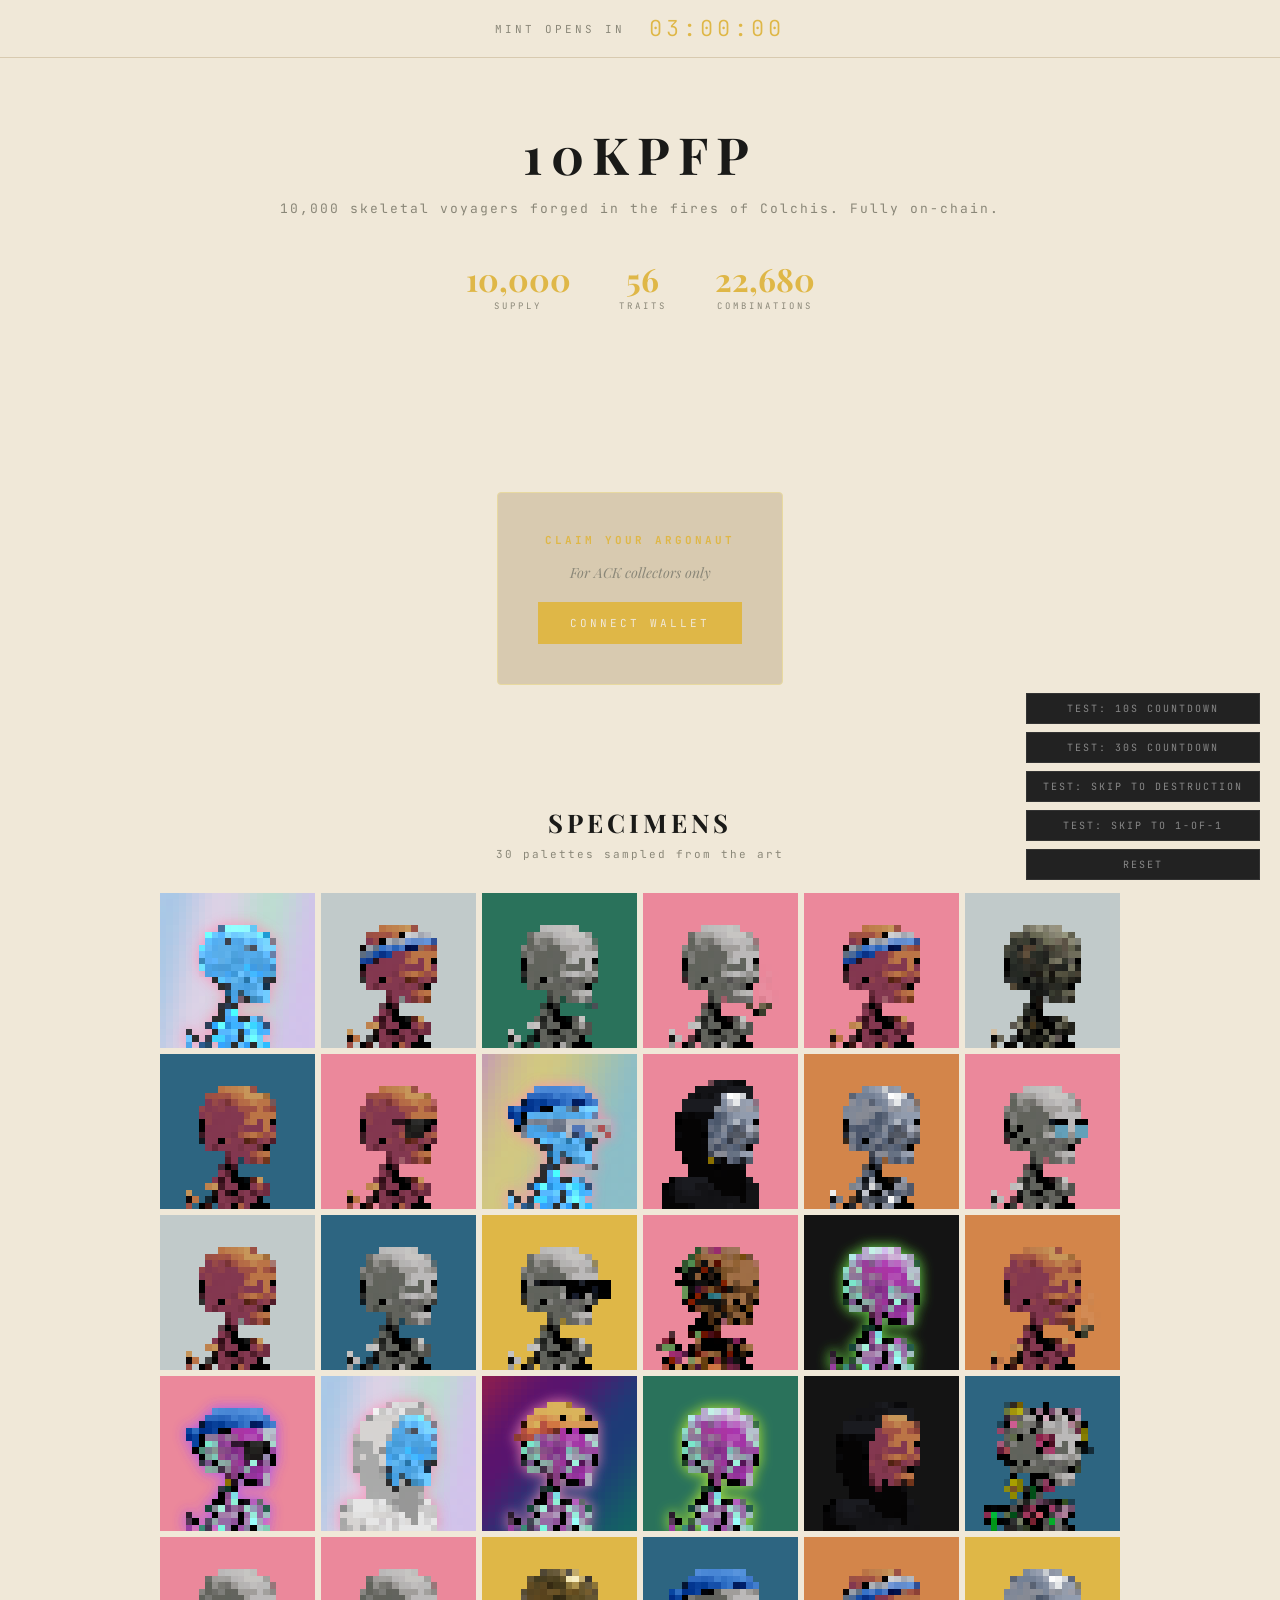
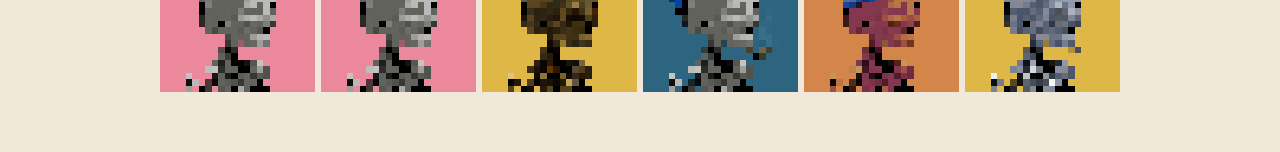
<file: exhibition.html>
<!DOCTYPE html>
<html lang="en">
<head>
<meta charset="UTF-8">
<meta name="viewport" content="width=device-width, initial-scale=1.0">
<title>10kpfp</title>
<link href="https://fonts.googleapis.com/css2?family=Playfair+Display:ital,wght@0,400;0,500;0,600;0,700;0,800;1,400;1,500&family=EB+Garamond:ital,wght@0,400;0,500;0,600;0,700&family=JetBrains+Mono:wght@300;400;600&display=swap" rel="stylesheet">
<link rel="stylesheet" href="generator_embed.css">
<style>
:root {
  --ink:#1a1a18; --ink-faint:#8a8778; --gold:#dfb747; --gold-pale:#e8d9a0;
  --parchment:#f0e8d8; --parchment-dark:#e4d9c4; --parchment-deep:#d8cab0;
  --void:#0a0a0a;
  --red:#c0392b; --glitch-cyan:#00fff2; --glitch-magenta:#ff00e6;
}
* { margin:0; padding:0; box-sizing:border-box; }
body {
  font-family:'Playfair Display', serif;
  background:var(--parchment);
  color:var(--ink);
  overflow-x:hidden;
  transition: background 3s ease;
}
/* dying/void retain the parchment background — only the contents change */
body.dying { background:var(--parchment); color:var(--ink); }
body.void  { background:var(--parchment); color:var(--ink); }

/* ═══ PHASE INDICATOR ═══ */
.phase-bar {
  position:fixed; top:0; left:0; right:0; z-index:100;
  background:rgba(240,232,216,0.95);
  backdrop-filter:blur(10px);
  border-bottom:1px solid var(--parchment-deep);
  display:flex; justify-content:center; align-items:center;
  padding:14px 24px; gap:24px;
  transition: background 2s, border-color 2s;
}

.phase-label {
  font-family:'JetBrains Mono', monospace;
  font-size:11px; letter-spacing:3px; text-transform:uppercase;
  color:var(--ink-faint);
  transition: color 2s;
}

.phase-timer {
  font-family:'JetBrains Mono', monospace;
  font-size:22px; font-weight:300;
  color:var(--gold);
  letter-spacing:4px;
  transition: color 1s;
}
.phase-timer.urgent { color:var(--red); }

/* ═══ HERO ═══ */
.hero {
  padding:120px 24px 80px;
  text-align:center;
  position:relative;
}
.hero h1 {
  font-size:3.2em; font-weight:700; letter-spacing:8px;
  text-transform:uppercase; margin-bottom:12px;
  transition: all 2s;
}
body.dying .hero h1 { letter-spacing:20px; opacity:0.4; }
body.void  .hero h1 { opacity:0; }

.hero .subtitle {
  font-family:'JetBrains Mono', monospace;
  font-size:13px; color:var(--ink-faint);
  letter-spacing:2px; margin-bottom:40px;
  transition: all 2s;
}
body.dying .hero .subtitle { opacity:0.4; }
body.void  .hero .subtitle { opacity:0; }

.hero-stats {
  display:flex; justify-content:center; gap:48px; margin-bottom:40px;
}
.hero-stat .num {
  font-size:2em; font-weight:700; color:var(--gold);
  transition: all 1s;
}
.hero-stat .label {
  font-family:'JetBrains Mono', monospace;
  font-size:9px; letter-spacing:3px; text-transform:uppercase;
  color:var(--ink-faint);
}
body.dying .hero-stat .num { opacity:0.4; }
body.void  .hero-stats { opacity:0; }

/* ═══ MINT SECTION (fake) ═══ */
.mint-section {
  padding:60px 24px;
  display:flex; justify-content:center; align-items:center; gap:40px;
  transition: all 2s;
}
.claim-box {
  background:var(--parchment-deep);
  border:1px solid var(--gold-pale);
  border-radius:4px;
  padding:40px;
  text-align:center;
  min-width:280px;
  transition: all 2s;
}
body.dying .claim-box { opacity:0.3; }
body.void  .claim-box { opacity:0; }

.claim-box h3 {
  font-family:'JetBrains Mono', monospace;
  font-size:11px; letter-spacing:3px; text-transform:uppercase;
  color:var(--gold); margin-bottom:16px;
}
.claim-btn {
  font-family:'JetBrains Mono', monospace;
  font-size:11px; letter-spacing:3px; text-transform:uppercase;
  background:var(--gold); color:var(--parchment);
  border:none; padding:14px 32px; cursor:pointer;
  transition: all 0.3s;
}
.claim-btn:hover { background:var(--ink); }

/* ═══ SPECIMEN GRID ═══ */
.grid-section {
  padding:60px 24px;
  text-align:center;
}
.grid-section h2 {
  font-size:1.6em; font-weight:700; letter-spacing:4px;
  text-transform:uppercase; margin-bottom:8px;
  transition: all 2s;
}
.grid-section .sub {
  font-family:'JetBrains Mono', monospace;
  font-size:11px; color:var(--ink-faint);
  letter-spacing:2px; margin-bottom:32px;
  transition: all 2s;
}
body.dying .grid-section h2 { opacity:0.3; }
body.void .grid-section h2 { opacity:0; }

.specimen-grid {
  display:grid;
  grid-template-columns:repeat(6, 1fr);
  gap:6px;
  max-width:960px;
  margin:0 auto;
}
.specimen-cell {
  aspect-ratio:1;
  overflow:hidden;
  position:relative;
  transition: all 0.3s;
}
.specimen-cell img {
  width:100%; height:100%; display:block;
  image-rendering:pixelated;
  image-rendering:-moz-crisp-edges;
  image-rendering:crisp-edges;
  transition: all 0.5s;
}

/* ═══ GLITCH EFFECTS ═══ */
.specimen-cell.glitching img {
  animation: glitchShift 0.15s infinite;
}
.specimen-cell.dying {
  opacity:0;
  transform:scale(0.5);
  transition: all 1.5s ease-in;
}

/* ═══ MERGE FLIGHT — cells detach and fly into The One ═══ */
.specimen-cell.flying {
  position:fixed !important;
  margin:0 !important;
  z-index:100;
  will-change: transform, opacity;
}

@keyframes glitchShift {
  0%   { transform:translate(0,0); filter:none; }
  20%  { transform:translate(-3px,1px); filter:hue-rotate(90deg) saturate(3); }
  40%  { transform:translate(2px,-2px); filter:hue-rotate(180deg) brightness(1.5); }
  60%  { transform:translate(-1px,3px); filter:hue-rotate(270deg) contrast(2); }
  80%  { transform:translate(3px,-1px); filter:invert(1) hue-rotate(45deg); }
  100% { transform:translate(0,0); filter:none; }
}

@keyframes scanline {
  0%   { background-position:0 0; }
  100% { background-position:0 100%; }
}

/* ═══ THE ONE — Final 1-of-1 ═══ */
.the-one-container {
  display:none;
  padding:80px 24px;
  text-align:center;
  min-height:100vh;
  justify-content:center;
  align-items:center;
  flex-direction:column;
}
.the-one-container.active {
  display:flex;
}
.the-one-frame {
  width:480px; height:480px;
  position:relative;
  margin:0 auto 32px;
  padding:6px;
  background: linear-gradient(135deg, rgba(223,183,71,0.35) 0%, rgba(200,180,140,0.1) 25%, rgba(223,183,71,0.2) 50%, rgba(200,180,140,0.1) 75%, rgba(223,183,71,0.35) 100%);
  box-shadow: 0 4px 30px rgba(0,0,0,0.06), 0 0 60px rgba(223,183,71,0.05);
}
.the-one-frame::before, .the-one-frame::after {
  content:'';
  position:absolute;
  width:18px; height:18px;
  border-color:var(--gold);
  border-style:solid;
  opacity:0.6;
  pointer-events:none;
  z-index:2;
}
.the-one-frame::before { top:-2px; left:-2px; border-width:2px 0 0 2px; }
.the-one-frame::after  { bottom:-2px; right:-2px; border-width:0 2px 2px 0; }
.the-one-frame canvas {
  display:block;
  width:100%; height:100%;
  background:var(--parchment-deep);
  image-rendering:pixelated;
  image-rendering:-moz-crisp-edges;
  image-rendering:crisp-edges;
}
.the-one-meta {
  font-family:'JetBrains Mono', monospace;
  font-size:10px; letter-spacing:2px;
  color:var(--ink);
  max-width:480px; margin:0 auto;
  text-align:left;
}
.the-one-meta .trait-dead {
  color:var(--ink-faint);
  text-decoration:line-through;
  margin:4px 0;
}
.the-one-meta .trait-consumed {
  color:var(--red);
  margin:4px 0;
}
.the-one-mode {
  font-family:'JetBrains Mono', monospace;
  font-size:9px; letter-spacing:4px; text-transform:uppercase;
  color:var(--ink-faint); margin-top:24px;
}

/* ═══ SCANLINES OVERLAY ═══ */
.scanlines {
  display:none;
  position:fixed; top:0; left:0; right:0; bottom:0;
  pointer-events:none; z-index:50;
  background:repeating-linear-gradient(
    0deg,
    transparent,
    transparent 2px,
    rgba(0,0,0,0.08) 2px,
    rgba(0,0,0,0.08) 4px
  );
  animation:scanline 8s linear infinite;
}
/* keep the scanlines off — ivory aesthetic */

/* ═══ CONTROLS (test only) ═══ */
.test-controls {
  position:fixed; bottom:20px; right:20px; z-index:200;
  display:flex; flex-direction:column; gap:8px;
}
.test-btn {
  font-family:'JetBrains Mono', monospace;
  font-size:10px; letter-spacing:2px; text-transform:uppercase;
  background:#222; color:#888; border:1px solid #333;
  padding:8px 16px; cursor:pointer;
  transition:all 0.2s;
}
.test-btn:hover { color:#fff; border-color:#555; }
.test-btn.active { color:var(--gold); border-color:var(--gold); }

/* ═══ PROGRESS BAR ═══ */
.destruction-progress {
  position:fixed; bottom:0; left:0; right:0; height:3px;
  z-index:100; background:transparent;
}
.destruction-progress .bar {
  height:100%; width:0; background:var(--red);
  transition:width 0.3s linear;
}

/* ═══ MODE TOGGLE (visible in ONE phase) ═══ */
.mode-toggle {
  position:fixed; top:64px; left:50%; transform:translateX(-50%);
  z-index:95;
  display:none;
  gap:0;
  background:rgba(240,232,216,0.92);
  border:1px solid var(--parchment-deep);
  backdrop-filter:blur(8px);
  box-shadow: 0 2px 18px rgba(40,30,10,0.08);
}
.mode-toggle.show { display:flex; }
.mode-toggle button {
  font-family:'JetBrains Mono', monospace;
  font-size:10px; letter-spacing:3px; text-transform:uppercase;
  background:transparent; color:var(--ink-faint); border:none;
  padding:12px 24px; cursor:pointer;
  transition:all 0.3s;
}
.mode-toggle button + button { border-left:1px solid var(--parchment-deep); }
.mode-toggle button:hover { color:var(--ink); }
.mode-toggle button.active { color:var(--gold); background:rgba(223,183,71,0.08); }

/* ═══ EXHIBITION VIEW ═══ */
.exhibition-container {
  display:none;
  padding:170px 24px 32px;
  text-align:center;
  min-height:100vh;
}
.exhibition-container.active {
  display:block;
  animation: fadeUp 1.2s ease-out;
}
@keyframes fadeUp {
  from { opacity:0; transform:translateY(20px); }
  to { opacity:1; transform:translateY(0); }
}
.exhibition-title {
  font-family:'Playfair Display', serif;
  font-size:1.8em; letter-spacing:6px; text-transform:uppercase;
  color:var(--ink); margin-bottom:8px;
}
.exhibition-sub {
  font-family:'JetBrains Mono', monospace;
  font-size:10px; letter-spacing:2px; color:var(--ink-faint);
  margin-bottom:24px;
}

/* gallery — bare grid, no padding, no background, sits in space */
.crew-wall {
  display:grid;
  grid-template-columns:repeat(auto-fill, minmax(150px, 1fr));
  gap:18px;
  width:calc(100vw - 48px);
  max-width:none;
  margin:0 auto 32px;
  padding:0;
  background:transparent;
  border:none;
  position:relative;
}
.crew-frame {
  background:transparent;
  aspect-ratio:1;
  overflow:hidden;
  cursor:pointer;
  transition: transform 0.4s;
}
.crew-frame:hover {
  transform:translateY(-3px);
}
.crew-frame canvas {
  width:100%; height:100%; display:block;
  image-rendering:pixelated;
  image-rendering:-moz-crisp-edges;
  image-rendering:crisp-edges;
}
.crew-controls {
  display:flex; justify-content:center; gap:16px; margin-top:32px;
}
.crew-btn {
  font-family:'JetBrains Mono', monospace;
  font-size:11px; letter-spacing:3px; text-transform:uppercase;
  background:transparent; color:var(--ink-faint);
  border:1px solid var(--parchment-deep); padding:14px 32px;
  cursor:pointer;
  transition:all 0.3s;
}
.crew-btn:hover { color:var(--gold); border-color:var(--gold); }

/* slowdown transition for 1-of-1 frame when entering exhibition */
.the-one-container.transitioning {
  opacity:0;
  transform:scale(0.92);
  transition: all 1.5s ease-in;
}

/* ═══ PALETTE BAR — eyeshadow-case style ═══ */
.palette-bar {
  /* sits to the immediate left of the .the-one-meta block (480px wide, centered) */
  position:fixed;
  top:62%;
  left:calc(50% - 240px - 88px);
  transform:translateY(-50%);
  z-index:95;
  display:none;
  grid-template-columns:repeat(2, 24px);
  gap:5px;
  padding:14px 10px 10px;
  background: var(--parchment-deep);
  border:1px solid var(--gold);
  box-shadow: 0 6px 22px rgba(60,45,15,0.22), inset 0 0 0 1px rgba(240,232,216,0.5);
}
.palette-bar.show { display:grid; }
.palette-bar::before {
  content:'PALETTE';
  position:absolute; top:-18px; left:50%; transform:translateX(-50%);
  font-family:'JetBrains Mono', monospace;
  font-size:7px; letter-spacing:3px;
  color:var(--gold);
  white-space:nowrap;
}
.palette-swatch {
  width:24px; height:24px;
  border:1px solid rgba(26,26,24,0.35);
  cursor:pointer;
  transition:transform 0.2s, box-shadow 0.2s;
  position:relative;
  image-rendering:pixelated;
}
.palette-swatch:hover { transform:scale(1.15); border-color:var(--gold); }
.palette-swatch.active {
  box-shadow: 0 0 0 2px var(--gold), 0 0 8px rgba(223,183,71,0.55);
  border-color:var(--gold);
  transform:scale(1.1);
}
body.palette-dark .phase-bar,
body.palette-dark .mode-toggle {
  background:rgba(20,18,15,0.78);
  border-color:rgba(240,232,216,0.18);
}
</style>
</head>
<body>

<!-- SCANLINES OVERLAY -->
<div class="scanlines"></div>

<!-- PHASE BAR -->
<div class="phase-bar">
  <span class="phase-label" id="phaseLabel">Mint Opens In</span>
  <span class="phase-timer" id="phaseTimer">03:00:00</span>
</div>

<!-- HERO -->
<div class="hero" id="heroSection">
  <h1>10kpfp</h1>
  <p class="subtitle">10,000 skeletal voyagers forged in the fires of Colchis. Fully on-chain.</p>
  <div class="hero-stats">
    <div class="hero-stat"><div class="num" id="supplyNum">10,000</div><div class="label">Supply</div></div>
    <div class="hero-stat"><div class="num">56</div><div class="label">Traits</div></div>
    <div class="hero-stat"><div class="num">22,680</div><div class="label">Combinations</div></div>
  </div>
</div>

<!-- FAKE MINT SECTION -->
<div class="mint-section" id="mintSection">
  <div class="claim-box">
    <h3>Claim Your Argonaut</h3>
    <p style="font-size:14px;color:var(--ink-faint);margin-bottom:20px;font-style:italic;">For ACK collectors only</p>
    <button class="claim-btn" id="claimBtn">Connect Wallet</button>
  </div>
</div>

<!-- SPECIMEN GRID -->
<div class="grid-section" id="gridSection">
  <h2>Specimens</h2>
  <p class="sub">30 palettes sampled from the art</p>
  <div class="specimen-grid" id="specimenGrid"></div>
</div>

<!-- MODE TOGGLE (visible during ONE phase) -->
<div class="mode-toggle" id="modeToggle">
  <button id="modeOne" class="active" onclick="switchToOne()">1 of 1</button>
  <button id="modeExhibition" onclick="switchToExhibition()">Exhibition</button>
  <button id="modeGenerator" onclick="openGenerator()">Generator</button>
</div>

<!-- THE ONE (hidden until destruction completes) -->
<div class="the-one-container" id="theOneContainer">
  <div class="the-one-frame">
    <canvas id="theOneCanvas" width="480" height="480"></canvas>
  </div>
  <div class="the-one-mode" id="theOneMode">MODE: GLITCH</div>
  <div class="the-one-meta" id="theOneMeta"></div>
</div>

<!-- EXHIBITION VIEW -->
<div class="exhibition-container" id="exhibitionContainer">
  <div class="exhibition-title">Crew</div>
  <div class="exhibition-sub">A momentary capture of what could have been</div>
  <div class="crew-wall" id="crewWall"></div>
  <div class="crew-controls">
    <button class="crew-btn" onclick="shuffleCrew()">Reshuffle</button>
  </div>
</div>

<!-- PALETTE BAR (visible in ONE / Exhibition phases) -->
<div class="palette-bar" id="paletteBar"></div>

<!-- DESTRUCTION PROGRESS -->
<div class="destruction-progress"><div class="bar" id="destructionBar"></div></div>

<!-- TEST CONTROLS -->
<div class="test-controls">
  <button class="test-btn" onclick="startCountdown(10)">Test: 10s countdown</button>
  <button class="test-btn" onclick="startCountdown(30)">Test: 30s countdown</button>
  <button class="test-btn" onclick="triggerDestruction()">Test: Skip to destruction</button>
  <button class="test-btn" onclick="skipToOne()">Test: Skip to 1-of-1</button>
  <button class="test-btn" onclick="resetAll()">Reset</button>
</div>

<script src="specimen_data.js"></script>
<script src="trait_data_24.js"></script>
<script src="generator_embed.js"></script>
<script>
// ═══════════════════════════════════════
// STATE
// ═══════════════════════════════════════
let phase = 'COUNTDOWN'; // COUNTDOWN, DESTROYING, ONE
let countdownEnd = null;
let countdownInterval = null;
let destructionStep = 0;
let oneOfOneInterval = null;
let frameCount = 0;

// Trait layer info for the 1-of-1 renderer
const LAYERS = ['background','body','eyes','hoodie','neck','mouth','head'];
let traitsByLayer = {};

// Parse trait data into layers
Object.keys(TRAIT_B64).forEach(key => {
  const parts = key.split('/');
  const layer = parts[0];
  const name = parts[1].replace('.png','');
  if (!traitsByLayer[layer]) traitsByLayer[layer] = [];
  traitsByLayer[layer].push({ key, name, data: TRAIT_B64[key] });
});

// ═══════════════════════════════════════
// INIT — Build the "mint page"
// ═══════════════════════════════════════
function init() {
  const grid = document.getElementById('specimenGrid');
  SPECIMEN_DATA.forEach((spec, i) => {
    const cell = document.createElement('div');
    cell.className = 'specimen-cell';
    cell.dataset.index = i;
    const img = document.createElement('img');
    img.src = 'data:image/svg+xml;base64,' + spec.svg;
    cell.appendChild(img);
    grid.appendChild(cell);
  });
}

// ═══════════════════════════════════════
// COUNTDOWN
// ═══════════════════════════════════════
function startCountdown(seconds) {
  resetAll();
  countdownEnd = Date.now() + seconds * 1000;
  document.getElementById('phaseLabel').textContent = 'Mint Opens In';

  countdownInterval = setInterval(() => {
    const remaining = Math.max(0, countdownEnd - Date.now());
    const h = Math.floor(remaining / 3600000);
    const m = Math.floor((remaining % 3600000) / 60000);
    const s = Math.floor((remaining % 60000) / 1000);
    const ms = Math.floor((remaining % 1000) / 10);

    const timer = document.getElementById('phaseTimer');

    if (remaining > 10000) {
      timer.textContent = `${String(h).padStart(2,'0')}:${String(m).padStart(2,'0')}:${String(s).padStart(2,'0')}`;
      timer.classList.remove('urgent');
    } else {
      // Last 10 seconds — show milliseconds, red
      timer.textContent = `${String(s).padStart(2,'0')}:${String(ms).padStart(2,'0')}`;
      timer.classList.add('urgent');
    }

    if (remaining <= 0) {
      clearInterval(countdownInterval);
      timer.textContent = '00:00:00';
      triggerDestruction();
    }
  }, 50);
}

// ═══════════════════════════════════════
// DESTRUCTION SEQUENCE
// ═══════════════════════════════════════
function triggerDestruction() {
  if (countdownInterval) clearInterval(countdownInterval);
  phase = 'DESTROYING';
  destructionStep = 0;

  document.getElementById('phaseLabel').textContent = 'Deteriorating';
  document.getElementById('phaseTimer').textContent = '';
  document.getElementById('phaseTimer').classList.add('urgent');

  document.body.classList.add('dying');

  const cells = Array.from(document.querySelectorAll('.specimen-cell'));

  // Cells flash in place with a chaotic trait shuffle while supply ticks down
  cells.forEach(c => c.classList.add('glitching'));

  let chaos = 0;
  const CHAOS_TICKS = 12;
  const chaosInterval = setInterval(() => {
    cells.forEach(c => {
      if (Math.random() > 0.3) {
        const randomSpec = SPECIMEN_DATA[Math.floor(Math.random() * SPECIMEN_DATA.length)];
        c.querySelector('img').src = 'data:image/svg+xml;base64,' + randomSpec.svg;
      }
    });

    chaos++;
    const t = chaos / CHAOS_TICKS;
    document.getElementById('destructionBar').style.width = (t * 55) + '%';
    document.getElementById('supplyNum').textContent =
      Math.max(1, Math.floor(10000 * (1 - t))).toLocaleString();

    if (chaos === Math.floor(CHAOS_TICKS * 0.5)) {
      document.getElementById('phaseLabel').textContent = 'Collapsing';
    }

    if (chaos >= CHAOS_TICKS) {
      clearInterval(chaosInterval);
      mergeIntoTheOne(cells);
    }
  }, 130);
}

// Reveal The One in the center, start the live renderer, then animate
// every cell flying toward the frame at full size and fading into it.
function mergeIntoTheOne(cells) {
  document.getElementById('phaseLabel').textContent = 'Merging';
  document.getElementById('supplyNum').textContent = '1';

  // Snapshot grid positions and convert each cell to position:fixed BEFORE
  // we hide the grid (hiding would otherwise destroy their layout)
  const snapshots = cells.map(c => c.getBoundingClientRect());
  cells.forEach((cell, i) => {
    const r = snapshots[i];
    cell.style.left   = r.left + 'px';
    cell.style.top    = r.top  + 'px';
    cell.style.width  = r.width  + 'px';
    cell.style.height = r.height + 'px';
    cell.classList.remove('glitching');
    cell.classList.add('flying');
  });

  // Reveal The One *now* so it's the destination for the merge
  document.getElementById('heroSection').style.display = 'none';
  document.getElementById('mintSection').style.display = 'none';
  document.getElementById('gridSection').style.display = 'none';
  document.getElementById('theOneContainer').classList.add('active');

  // Start the live renderer so the destination is already alive when cards arrive
  startOneOfOneRenderer();

  // Wait two frames so the frame has its laid-out position, then animate
  requestAnimationFrame(() => {
    requestAnimationFrame(() => {
      const frame = document.querySelector('.the-one-frame');
      const tr = frame.getBoundingClientRect();
      const targetCx = tr.left + tr.width  / 2;
      const targetCy = tr.top  + tr.height / 2;

      cells.forEach((cell, i) => {
        const r = cell.getBoundingClientRect();
        const dx = targetCx - (r.left + r.width  / 2);
        const dy = targetCy - (r.top  + r.height / 2);
        const scale = tr.width / r.width;
        const delay = i * 18 + Math.random() * 120;

        cell.style.transition =
          `transform 1.4s cubic-bezier(0.45, 0, 0.2, 1) ${delay}ms,` +
          `opacity 0.7s ease-out ${delay + 900}ms`;
        cell.style.transform = `translate(${dx}px, ${dy}px) scale(${scale})`;
        cell.style.opacity = '0';
        cell.style.zIndex = 200 + i;
      });

      document.getElementById('destructionBar').style.width = '100%';

      // After everyone has merged in, finalize the phase
      setTimeout(() => {
        cells.forEach(c => c.remove());
        document.body.classList.remove('dying');
        document.body.classList.add('void');
        document.getElementById('phaseLabel').textContent = 'The One';
        document.getElementById('phaseTimer').textContent = '#0';
        document.getElementById('phaseTimer').classList.remove('urgent');
        document.getElementById('destructionBar').style.background = '#aaa';
        document.getElementById('modeToggle').classList.add('show');
        phase = 'ONE';
      }, 2700);
    });
  });
}

// Hard skip — used by the test "skip to 1-of-1" button. Reveals The One
// instantly without the merge animation.
function beginMorph() {
  document.body.classList.remove('dying');
  document.body.classList.add('void');

  // Remove any orphaned flying clones
  document.querySelectorAll('.specimen-cell.flying').forEach(c => c.remove());

  // Hide the mint page stuff
  document.getElementById('heroSection').style.display = 'none';
  document.getElementById('mintSection').style.display = 'none';
  document.getElementById('gridSection').style.display = 'none';

  // Show the 1-of-1
  document.getElementById('theOneContainer').classList.add('active');
  document.getElementById('phaseLabel').textContent = 'The One';
  document.getElementById('phaseTimer').textContent = '#0';
  document.getElementById('phaseTimer').classList.remove('urgent');
  document.getElementById('destructionBar').style.width = '100%';
  document.getElementById('destructionBar').style.background = '#aaa';

  // Reveal the mode toggle
  document.getElementById('modeToggle').classList.add('show');

  phase = 'ONE';
  startOneOfOneRenderer();
}

// ═══════════════════════════════════════
// EXHIBITION MODE
// ═══════════════════════════════════════
let exhibitionActive = false;
let preloadedTraitImages = null;

function switchToExhibition() {
  if (exhibitionActive) return;
  exhibitionActive = true;

  document.getElementById('modeOne').classList.remove('active');
  document.getElementById('modeExhibition').classList.add('active');

  // CSS fade-out of the 1-of-1 frame (animation keeps running underneath)
  const oneContainer = document.getElementById('theOneContainer');
  oneContainer.classList.add('transitioning');

  setTimeout(() => {
    oneContainer.style.display = 'none';
    document.getElementById('exhibitionContainer').classList.add('active');
    document.getElementById('phaseLabel').textContent = 'Exhibition';
    document.getElementById('phaseTimer').textContent = 'Crew';

    renderCrew();
  }, 1500);
}

function switchToOne() {
  if (!exhibitionActive) return;
  exhibitionActive = false;

  document.getElementById('modeExhibition').classList.remove('active');
  document.getElementById('modeOne').classList.add('active');

  // Hide exhibition
  document.getElementById('exhibitionContainer').classList.remove('active');

  // Show 1-of-1 frame
  const oneContainer = document.getElementById('theOneContainer');
  oneContainer.style.display = '';
  oneContainer.classList.remove('transitioning');

  document.getElementById('phaseLabel').textContent = 'The One';
  document.getElementById('phaseTimer').textContent = '#0';
}

// ── Crew renderer ──
// Each crew frame is a static composition of one random combination per layer
function renderCrew() {
  const wall = document.getElementById('crewWall');
  wall.innerHTML = '';

  // Need preloaded trait images — they should already be loaded by the 1-of-1 renderer
  // but we'll grab a fresh reference just in case
  if (!preloadedTraitImages) {
    // Fallback: load them now
    const allKeys = Object.keys(TRAIT_B64);
    preloadedTraitImages = {};
    let loaded = 0;
    allKeys.forEach(key => {
      const img = new Image();
      img.onload = () => {
        preloadedTraitImages[key] = img;
        loaded++;
        if (loaded === allKeys.length) renderCrew();
      };
      img.src = TRAIT_B64[key];
    });
    return;
  }

  // Compute how many crew frames fit on screen (auto-fill the gallery wall)
  const wallStyle = getComputedStyle(wall);
  const gap = parseFloat(wallStyle.gap) || 18;
  const padX = parseFloat(wallStyle.paddingLeft) + parseFloat(wallStyle.paddingRight);
  const padY = parseFloat(wallStyle.paddingTop)  + parseFloat(wallStyle.paddingBottom);
  const minFrame = 150; // matches CSS minmax
  const innerW = wall.clientWidth  - padX;
  // available height = viewport - container top padding - title block - controls - some breathing room
  const titleH = document.querySelector('.exhibition-title').offsetHeight
               + document.querySelector('.exhibition-sub').offsetHeight
               + document.querySelector('.crew-controls').offsetHeight
               + 200; // padding + margins
  const innerH = Math.max(minFrame, window.innerHeight - titleH - padY);

  const cols = Math.max(1, Math.floor((innerW + gap) / (minFrame + gap)));
  const frameSize = (innerW - gap * (cols - 1)) / cols;
  const rows = Math.max(1, Math.floor((innerH + gap) / (frameSize + gap)));
  const count = cols * rows;

  // Generate `count` rule-respecting crew members
  for (let i = 0; i < count; i++) {
    const frame = document.createElement('div');
    frame.className = 'crew-frame';

    const canvas = document.createElement('canvas');
    canvas.width = 240;
    canvas.height = 240;
    const ctx = canvas.getContext('2d');
    ctx.imageSmoothingEnabled = false;

    // Pick one trait per layer (filename string, with .png so it matches
    // both the rule constants and the preloaded image keys)
    const pick = layer => {
      const traits = traitsByLayer[layer];
      if (!traits || traits.length === 0) return null;
      return traits[Math.floor(Math.random() * traits.length)].name + '.png';
    };

    let combo = {
      background: pick('background'),
      body:       pick('body'),
      eyes:       pick('eyes'),
      hoodie:     pick('hoodie'),
      neck:       pick('neck'),
      mouth:      pick('mouth'),
      head:       pick('head'),
    };

    combo = applyTraitRules(combo);

    // Render in layer order; skip nulls
    LAYERS.forEach(layer => {
      const name = combo[layer];
      if (!name) return;
      const key = `${layer}/${name}`;
      const img = preloadedTraitImages[key];
      if (!img) return;
      ctx.drawImage(img, 0, 0, 240, 240);
    });

    frame.appendChild(canvas);
    wall.appendChild(frame);
  }
}

// ═══════════════════════════════════════
// TRAIT RULES — mirrors Argonauts.sol _applyRules
// ═══════════════════════════════════════
function applyTraitRules(t) {
  // Names match the .png filenames (without extension)
  const BG_BLACKGREY  = 'blackgrey.png';
  const BG_BUBBLEGUM  = 'bubblegum.png';

  const BODY_ALIEN        = 'alienfixed.png';
  const BODY_CORAL        = 'coral.png';
  const BODY_RADIOACTIVE  = 'radioactive.png';
  const BODY_FLOWERS_BARE = 'flowers_bare.png';
  const BODY_FLOWERS_WITH = 'flowers_with.png';
  const BODY_GOLD         = 'gold.png';
  const BODY_COMMON       = 'common_bone.png';

  const EYES_ALIEN_EP = 'Alien_eyepatch.png';
  const EYES_DIGITAL  = 'digital_frames.png';
  const EYES_EYEPATCH = 'eyepatch.png';
  const EYES_SHADES   = 'shades.png';

  const HEAD_GOLDEN_FLEECE = 'golden_fleece.png';
  const NECK_GOLD          = 'gold.png';

  // Rule 1: Hat and hoodie mutually exclusive
  if (t.hoodie && t.head) {
    if (t.head.length % 2 === 0) t.head = null;
    else                          t.hoodie = null;
  }

  // Rule 2: Coral body — no hoodie
  if (t.body === BODY_CORAL) t.hoodie = null;

  // Rule 3a: Alien eyepatch only on alien body
  if (t.body !== BODY_ALIEN && t.eyes === EYES_ALIEN_EP) t.eyes = null;

  // Rule 3b: Aliens can't wear digital frames
  if (t.body === BODY_ALIEN && t.eyes === EYES_DIGITAL) t.eyes = null;

  // Rule 3c: Aliens can't wear regular eyepatch or shades
  if (t.body === BODY_ALIEN &&
      (t.eyes === EYES_EYEPATCH || t.eyes === EYES_SHADES)) {
    t.eyes = null;
  }

  // Rule 4: Radioactive or flowers — no shades
  if ((t.body === BODY_RADIOACTIVE ||
       t.body === BODY_FLOWERS_BARE ||
       t.body === BODY_FLOWERS_WITH) &&
      t.eyes === EYES_SHADES) {
    t.eyes = null;
  }

  // Rule 5: Flowers — no digital frames
  if ((t.body === BODY_FLOWERS_BARE || t.body === BODY_FLOWERS_WITH) &&
      t.eyes === EYES_DIGITAL) {
    t.eyes = null;
  }

  // Rule 6: Only gold body can have golden fleece
  if (t.body !== BODY_GOLD && t.head === HEAD_GOLDEN_FLEECE) t.head = null;

  // Rule 7: Gold or alien body — no necklace
  if ((t.body === BODY_GOLD || t.body === BODY_ALIEN) && t.neck === NECK_GOLD) {
    t.neck = null;
  }

  // Rule 8: Bubblegum bg — no radioactive (force common)
  if (t.background === BG_BUBBLEGUM && t.body === BODY_RADIOACTIVE) {
    t.body = BODY_COMMON;
  }

  // Rule 9a: Black background — no eyepatch
  if (t.background === BG_BLACKGREY && t.eyes === EYES_EYEPATCH) t.eyes = null;

  // Rule 9b: Black background + no hoodie — no shades
  if (t.background === BG_BLACKGREY && !t.hoodie && t.eyes === EYES_SHADES) {
    t.eyes = null;
  }

  return t;
}

function shuffleCrew() {
  renderCrew();
}

// Re-fill the wall on resize while exhibition mode is active
let _resizeTimer = null;
window.addEventListener('resize', () => {
  if (!exhibitionActive) return;
  clearTimeout(_resizeTimer);
  _resizeTimer = setTimeout(renderCrew, 150);
});

// ═══════════════════════════════════════
// THE 1-OF-1 DYNAMIC RENDERER
// ═══════════════════════════════════════
function startOneOfOneRenderer() {
  const canvas = document.getElementById('theOneCanvas');
  const ctx = canvas.getContext('2d');
  canvas.width = 480;
  canvas.height = 480;
  ctx.imageSmoothingEnabled = false;

  // Preload all trait images
  const allTraitImages = {};
  let loadCount = 0;
  const allKeys = Object.keys(TRAIT_B64);

  allKeys.forEach(key => {
    const img = new Image();
    img.onload = () => {
      allTraitImages[key] = img;
      loadCount++;
      if (loadCount === allKeys.length) {
        // Share with crew renderer
        preloadedTraitImages = allTraitImages;
        buildPaletteBar();
        document.getElementById('paletteBar').classList.add('show');
        // All loaded — start rendering
        renderLoop(ctx, allTraitImages);
      }
    };
    img.src = TRAIT_B64[key];
  });
}

// ═══════════════════════════════════════
// PALETTE PICKER — sample bg traits, let viewer reskin the site
// ═══════════════════════════════════════
function buildPaletteBar() {
  const bar = document.getElementById('paletteBar');
  if (!bar) return;
  bar.innerHTML = '';

  // Default parchment swatch
  const reset = document.createElement('div');
  reset.className = 'palette-swatch active';
  reset.style.background = '#f0e8d8';
  reset.title = 'Parchment (default)';
  reset.onclick = (ev) => { ev.stopPropagation(); resetPalette(reset); };
  bar.appendChild(reset);

  // Cooler off-white ivory
  const offwhite = document.createElement('div');
  offwhite.className = 'palette-swatch';
  offwhite.style.background = '#f5f0e3';
  offwhite.title = 'Off-white ivory';
  offwhite.onclick = (ev) => { ev.stopPropagation(); applyPalette(245,240,227,offwhite); };
  bar.appendChild(offwhite);

  const bgs = traitsByLayer.background || [];
  const sampler = document.createElement('canvas');
  sampler.width = sampler.height = 24;
  const sctx = sampler.getContext('2d');
  sctx.imageSmoothingEnabled = false;

  bgs.forEach(trait => {
    const img = preloadedTraitImages[trait.key];
    if (!img) return;
    sctx.clearRect(0,0,24,24);
    sctx.drawImage(img, 0, 0, 24, 24);
    // Average every opaque pixel for a faithful tone — works for solid AND
    // patterned backgrounds (alien, radioactive, etc.)
    const data = sctx.getImageData(0,0,24,24).data;
    let r=0,g=0,b=0,n=0;
    for (let i=0; i<data.length; i+=4) {
      if (data[i+3] > 0) { r+=data[i]; g+=data[i+1]; b+=data[i+2]; n++; }
    }
    if (n === 0) return;
    r = Math.round(r/n); g = Math.round(g/n); b = Math.round(b/n);

    const swatch = document.createElement('div');
    swatch.className = 'palette-swatch';
    swatch.style.background = `rgb(${r},${g},${b})`;
    swatch.title = trait.name;
    swatch.onclick = (ev) => { ev.stopPropagation(); applyPalette(r,g,b,swatch); };
    bar.appendChild(swatch);
  });
}

function applyPalette(r, g, b, el) {
  const root = document.documentElement;
  root.style.setProperty('--parchment', `rgb(${r},${g},${b})`);
  const dr = Math.max(0, r-18), dg = Math.max(0, g-18), db = Math.max(0, b-18);
  root.style.setProperty('--parchment-deep', `rgb(${dr},${dg},${db})`);
  const lum = (0.299*r + 0.587*g + 0.114*b) / 255;
  if (lum < 0.55) {
    root.style.setProperty('--ink', '#f0e8d8');
    root.style.setProperty('--ink-faint', 'rgba(240,232,216,0.62)');
    document.body.classList.add('palette-dark');
  } else {
    root.style.setProperty('--ink', '#1a1a18');
    root.style.setProperty('--ink-faint', '#8a8778');
    document.body.classList.remove('palette-dark');
  }
  document.querySelectorAll('.palette-swatch').forEach(s => s.classList.remove('active'));
  if (el) el.classList.add('active');
}

function resetPalette(el) {
  const root = document.documentElement;
  root.style.removeProperty('--parchment');
  root.style.removeProperty('--parchment-deep');
  root.style.removeProperty('--ink');
  root.style.removeProperty('--ink-faint');
  document.body.classList.remove('palette-dark');
  document.querySelectorAll('.palette-swatch').forEach(s => s.classList.remove('active'));
  if (el) el.classList.add('active');
}

function renderLoop(ctx, images) {
  document.getElementById('theOneMode').textContent = 'GLITCH';

  function frame() {
    frameCount++;
    ctx.clearRect(0, 0, 480, 480);
    renderGlitch(ctx, images);

    // Scanline overlay on canvas — only when actively glitching
    if (!frozen && frameCount % 3 === 0) {
      ctx.fillStyle = 'rgba(0,0,0,0.03)';
      for (let y = 0; y < 480; y += 4) {
        ctx.fillRect(0, y, 480, 2);
      }
    }

    requestAnimationFrame(frame);
  }

  frame();
  updateMeta('GLITCH');
}

// ── MODE: GLITCH ──
// Each layer offset by random pixels, wrong layers in wrong positions
// Accumulated glitch time — advances at variable speed
let glitchTime = 0;
let frozen = false;
let frozenAt = 0;
let unfreezeTimeout = null;
let frozenCombo = null; // valid argonaut composition shown on click

function pickValidCombo() {
  const pick = layer => {
    const traits = traitsByLayer[layer];
    if (!traits || traits.length === 0) return null;
    return traits[Math.floor(Math.random() * traits.length)].name + '.png';
  };
  let combo = {
    background: pick('background'),
    body:       pick('body'),
    eyes:       pick('eyes'),
    hoodie:     pick('hoodie'),
    neck:       pick('neck'),
    mouth:      pick('mouth'),
    head:       pick('head'),
  };
  return applyTraitRules(combo);
}

function renderFrozenClean(ctx, images) {
  ctx.clearRect(0, 0, 480, 480);
  ctx.globalAlpha = 1;
  ctx.globalCompositeOperation = 'source-over';
  if (!frozenCombo) frozenCombo = pickValidCombo();
  LAYERS.forEach(layer => {
    const name = frozenCombo[layer];
    if (!name) return;
    const key = `${layer}/${name}`;
    const img = images[key];
    if (!img) return;
    ctx.drawImage(img, 0, 0, 480, 480);
  });
}

function renderGlitch(ctx, images) {
  if (frozen) {
    renderFrozenClean(ctx, images);
    return;
  }
  // Slow breathing: oscillates smoothly between 0.12 (slow) and 1.0 (fast)
  // ~18s full cycle so each phase lingers
  const breath = Math.sin(frameCount * 0.0058);  // 0..1 after remap
  const t = (breath + 1) / 2; // 0 to 1
  const speed = 0.12 + t * 0.88; // 0.12 → 1.0

  // If frozen from click, hold glitchTime still
  if (!frozen) {
    glitchTime += speed;
  }

  const isSlow = speed < 0.5;

  // Original prime-ratio desync — every layer permanently out of phase.
  // Order: background, body, eyes, hoodie, neck, mouth, head
  const LAYER_RATES = [1.0, 1.31, 1.71, 2.13, 2.51, 2.93, 3.39];

  LAYERS.forEach((layer, li) => {
    const traits = traitsByLayer[layer];
    if (!traits || traits.length === 0) return;

    const idx = Math.floor(glitchTime * LAYER_RATES[li] + li * 7) % traits.length;
    const img = images[traits[idx].key];
    if (!img) return;

    // When slow or frozen: full opacity, crisp clean layers
    // When fast: original alpha flickering
    if (frozen || isSlow) {
      ctx.globalAlpha = 1.0;
    } else {
      ctx.globalAlpha = 0.7 + Math.sin(glitchTime * 0.2 + li) * 0.3;
    }
    ctx.drawImage(img, 0, 0, 480, 480);
  });

  // ─── EFFECT LAYERS (procedural, no PNGs) ───

  // 1. RGB split artifact — fast phases only
  if (!frozen && !isSlow && frameCount % 7 < 2) {
    ctx.globalCompositeOperation = 'screen';
    ctx.globalAlpha = 0.3;
    const shift = Math.random() * 20 - 10;
    ctx.drawImage(ctx.canvas, shift, 0);
    ctx.globalCompositeOperation = 'source-over';
  }

  // 2. Static noise speckles — subtle grain that breathes with speed
  if (!frozen) {
    const grainCount = Math.floor(speed * 80); // more grain when fast
    ctx.globalAlpha = 0.18;
    for (let i = 0; i < grainCount; i++) {
      const x = Math.random() * 480;
      const y = Math.random() * 480;
      const size = Math.random() * 3 + 1;
      ctx.fillStyle = Math.random() > 0.5 ? '#fff' : '#000';
      ctx.fillRect(x, y, size, size);
    }
  }

  // 4. Color wash overlay — slow shifting hue tint that pulses with speed
  if (!frozen) {
    const hue = (frameCount * 0.5) % 360;
    ctx.globalCompositeOperation = 'overlay';
    ctx.globalAlpha = 0.06 + speed * 0.08;
    ctx.fillStyle = `hsl(${hue}, 80%, 50%)`;
    ctx.fillRect(0, 0, 480, 480);
    ctx.globalCompositeOperation = 'source-over';
  }

  // 5. Vignette dark frame — always on, slightly darker during fast phases
  const vignette = ctx.createRadialGradient(240, 240, 180, 240, 240, 340);
  vignette.addColorStop(0, 'rgba(0,0,0,0)');
  vignette.addColorStop(1, `rgba(0,0,0,${0.35 + speed * 0.15})`);
  ctx.fillStyle = vignette;
  ctx.fillRect(0, 0, 480, 480);

  ctx.globalAlpha = 1;
}

// Click on the 1-of-1 frame to freeze — picks a fresh valid argonaut and holds it
document.addEventListener('click', function(e) {
  if (e.target.classList.contains('test-btn')) return;
  if (e.target.closest('.mode-toggle')) return;
  if (e.target.closest('.crew-frame')) return;
  if (e.target.closest('.palette-bar')) return;
  if (e.target.closest('.gen-overlay')) return;
  if (phase !== 'ONE') return;
  if (exhibitionActive) return;

  frozenCombo = pickValidCombo();
  frozen = true;
  if (unfreezeTimeout) clearTimeout(unfreezeTimeout);
  unfreezeTimeout = setTimeout(() => { frozen = false; frozenCombo = null; }, 2500);
});

// ── MODE: FUSION ──
// All traits from same layer stacked with blending
function renderFusion(ctx, images) {
  LAYERS.forEach((layer, li) => {
    const traits = traitsByLayer[layer];
    if (!traits || traits.length === 0) return;

    // Slowly cycle which traits are visible
    const visibleCount = Math.min(traits.length, 3 + Math.floor(Math.sin(frameCount * 0.02 + li) * 2));
    const startIdx = Math.floor(frameCount * 0.03 + li * 3) % traits.length;

    for (let t = 0; t < visibleCount; t++) {
      const idx = (startIdx + t) % traits.length;
      const img = images[traits[idx].key];
      if (!img) continue;

      ctx.globalAlpha = 0.15 + (0.6 / visibleCount);
      ctx.globalCompositeOperation = t % 2 === 0 ? 'source-over' : 'lighter';
      ctx.drawImage(img, 0, 0, 480, 480);
    }
  });
  ctx.globalCompositeOperation = 'source-over';
  ctx.globalAlpha = 1;
}

// ── MODE: DECAY ──
// Layers progressively disappear, leaving ghost traces
function renderDecay(ctx, images) {
  const decayPhase = (frameCount % (MODE_DURATION * 2)) / (MODE_DURATION * 2); // 0-1
  const visibleLayers = Math.max(1, Math.ceil(LAYERS.length * (1 - decayPhase)));

  LAYERS.forEach((layer, li) => {
    const traits = traitsByLayer[layer];
    if (!traits || traits.length === 0) return;

    const idx = Math.floor(frameCount * 0.05 + li * 5) % traits.length;
    const img = images[traits[idx].key];
    if (!img) return;

    if (li < visibleLayers) {
      ctx.globalAlpha = 1 - (li >= visibleLayers - 1 ? decayPhase % 1 * 0.8 : 0);
      ctx.drawImage(img, 0, 0, 480, 480);
    } else {
      // Ghost trace — very faint, shifted
      ctx.globalAlpha = 0.05;
      const drift = (li - visibleLayers) * 10;
      ctx.drawImage(img, drift, drift, 480, 480);
    }
  });
  ctx.globalAlpha = 1;
}

// ── MODE: CHAOS ──
// Everything everywhere — random layers, random positions, rapid cycling
function renderChaos(ctx, images) {
  const allKeys = Object.keys(images);
  const count = 5 + Math.floor(Math.sin(frameCount * 0.1) * 3);

  for (let i = 0; i < count; i++) {
    const seed = pseudoRandom(frameCount * 13 + i * 97);
    const key = allKeys[Math.floor(seed * allKeys.length)];
    const img = images[key];
    if (!img) continue;

    const x = (pseudoRandom(frameCount * 7 + i * 31) - 0.5) * 100;
    const y = (pseudoRandom(frameCount * 11 + i * 53) - 0.5) * 100;
    const scale = 0.5 + pseudoRandom(frameCount * 3 + i * 71) * 1.5;
    const w = 480 * scale;
    const h = 480 * scale;

    ctx.globalAlpha = 0.2 + pseudoRandom(frameCount + i * 17) * 0.6;
    ctx.globalCompositeOperation = i % 3 === 0 ? 'lighter' : i % 3 === 1 ? 'multiply' : 'source-over';
    ctx.drawImage(img, x - (w - 480) / 2, y - (h - 480) / 2, w, h);
  }

  ctx.globalCompositeOperation = 'source-over';
  ctx.globalAlpha = 1;
}

// ── MODE: OVERLOAD ──
// Rapid fire — every trait flashing one per frame, full screen
function renderOverload(ctx, images) {
  const allKeys = Object.keys(images);

  // Flash 3 traits per frame at full intensity
  for (let i = 0; i < 3; i++) {
    const idx = (frameCount * 3 + i) % allKeys.length;
    const img = images[allKeys[idx]];
    if (!img) continue;

    ctx.globalAlpha = i === 0 ? 1 : 0.4;
    ctx.drawImage(img, 0, 0, 480, 480);
  }

  // Inversion flash
  if (frameCount % 11 < 3) {
    ctx.globalCompositeOperation = 'difference';
    ctx.fillStyle = '#ffffff';
    ctx.fillRect(0, 0, 480, 480);
    ctx.globalCompositeOperation = 'source-over';
  }

  ctx.globalAlpha = 1;
}

// ── MODE: MEMORY ──
// Slow, haunting — one specimen fades in from the original 30, then dissolves
function renderMemory(ctx, images) {
  const cycleLength = 90; // frames per memory
  const progress = (frameCount % cycleLength) / cycleLength;
  const specIdx = Math.floor(frameCount / cycleLength) % SPECIMEN_DATA.length;

  // Draw the remembered specimen
  const specImg = new Image();
  specImg.src = 'data:image/svg+xml;base64,' + SPECIMEN_DATA[specIdx].svg;

  // Fade in then out
  let alpha;
  if (progress < 0.3) {
    alpha = progress / 0.3;
  } else if (progress > 0.7) {
    alpha = (1 - progress) / 0.3;
  } else {
    alpha = 1;
  }

  ctx.globalAlpha = alpha * 0.6;
  ctx.drawImage(specImg, 0, 0, 480, 480);

  // Corruption creeping in
  if (progress > 0.4) {
    const corruptAmount = (progress - 0.4) / 0.6;
    const traits = traitsByLayer['background'];
    if (traits && traits.length > 0) {
      const cIdx = (specIdx + Math.floor(corruptAmount * 5)) % traits.length;
      const cImg = images[traits[cIdx].key];
      if (cImg) {
        ctx.globalAlpha = corruptAmount * 0.4;
        ctx.globalCompositeOperation = 'difference';
        ctx.drawImage(cImg, 0, 0, 480, 480);
        ctx.globalCompositeOperation = 'source-over';
      }
    }
  }

  ctx.globalAlpha = 1;
}

// ═══════════════════════════════════════
// META DISPLAY
// ═══════════════════════════════════════
function updateMeta(mode) {
  const meta = document.getElementById('theOneMeta');
  const layerNames = {
    background: 'Palette', body: 'Bones', eyes: 'Sight',
    hoodie: 'Cloak', neck: 'Relic', mouth: 'Artifact', head: 'Crown'
  };

  let html = '<div style="margin-bottom:12px;color:var(--ink-faint);letter-spacing:3px;">CONSUMED TRAITS:</div>';
  LAYERS.forEach(layer => {
    const traits = traitsByLayer[layer];
    if (!traits) return;
    const count = traits.length;
    html += `<div class="trait-consumed">${layerNames[layer] || layer}: ALL ${count} (dissolved)</div>`;
  });

  html += '<div style="margin-top:16px;color:var(--ink);letter-spacing:3px;">WHAT REMAINS:</div>';
  html += '<div style="color:var(--ink-faint);margin:4px 0;">One token. All data. No form.</div>';

  meta.innerHTML = html;
}

// ═══════════════════════════════════════
// UTILITIES
// ═══════════════════════════════════════
function shuffle(arr) {
  for (let i = arr.length - 1; i > 0; i--) {
    const j = Math.floor(Math.random() * (i + 1));
    [arr[i], arr[j]] = [arr[j], arr[i]];
  }
  return arr;
}

function pseudoRandom(seed) {
  const x = Math.sin(seed * 127.1) * 43758.5453;
  return x - Math.floor(x);
}

function skipToOne() {
  resetAll();
  document.body.classList.add('void');
  document.getElementById('heroSection').style.display = 'none';
  document.getElementById('mintSection').style.display = 'none';
  document.getElementById('gridSection').style.display = 'none';
  document.getElementById('theOneContainer').classList.add('active');
  document.getElementById('phaseLabel').textContent = 'The One';
  document.getElementById('phaseTimer').textContent = '#0';
  document.getElementById('phaseTimer').classList.remove('urgent');
  document.getElementById('modeToggle').classList.add('show');
  phase = 'ONE';
  startOneOfOneRenderer();
}

function resetAll() {
  if (countdownInterval) clearInterval(countdownInterval);
  phase = 'COUNTDOWN';
  frameCount = 0;

  document.body.classList.remove('dying','void','shaking');
  document.getElementById('heroSection').style.display = '';
  document.getElementById('mintSection').style.display = '';
  document.getElementById('gridSection').style.display = '';
  document.getElementById('theOneContainer').classList.remove('active','transitioning');
  document.getElementById('theOneContainer').style.display = '';
  document.getElementById('exhibitionContainer').classList.remove('active');
  document.getElementById('modeToggle').classList.remove('show');
  document.getElementById('phaseLabel').textContent = 'Mint Opens In';
  document.getElementById('phaseTimer').textContent = '03:00:00';
  document.getElementById('phaseTimer').classList.remove('urgent');
  document.getElementById('supplyNum').textContent = '10,000';
  document.getElementById('destructionBar').style.width = '0';
  document.getElementById('destructionBar').style.background = 'var(--red)';
  document.getElementById('paletteBar').classList.remove('show');
  resetPalette(null);
  exhibitionActive = false;

  // Remove any orphaned flying clones, then reset the original grid cells
  const grid = document.getElementById('specimenGrid');
  document.querySelectorAll('.specimen-cell').forEach(c => {
    if (c.parentElement !== grid) c.remove();
  });
  document.querySelectorAll('.specimen-cell').forEach((cell, i) => {
    cell.classList.remove('glitching','dying','flying','converging');
    cell.style = '';
    if (SPECIMEN_DATA[i]) {
      cell.querySelector('img').src = 'data:image/svg+xml;base64,' + SPECIMEN_DATA[i].svg;
    }
  });
  if (grid && grid.children.length < SPECIMEN_DATA.length) {
    grid.innerHTML = '';
    init();
  }
}

// ═══════════════════════════════════════
// BOOT
// ═══════════════════════════════════════
init();
</script>
</body>
</html>
</file>
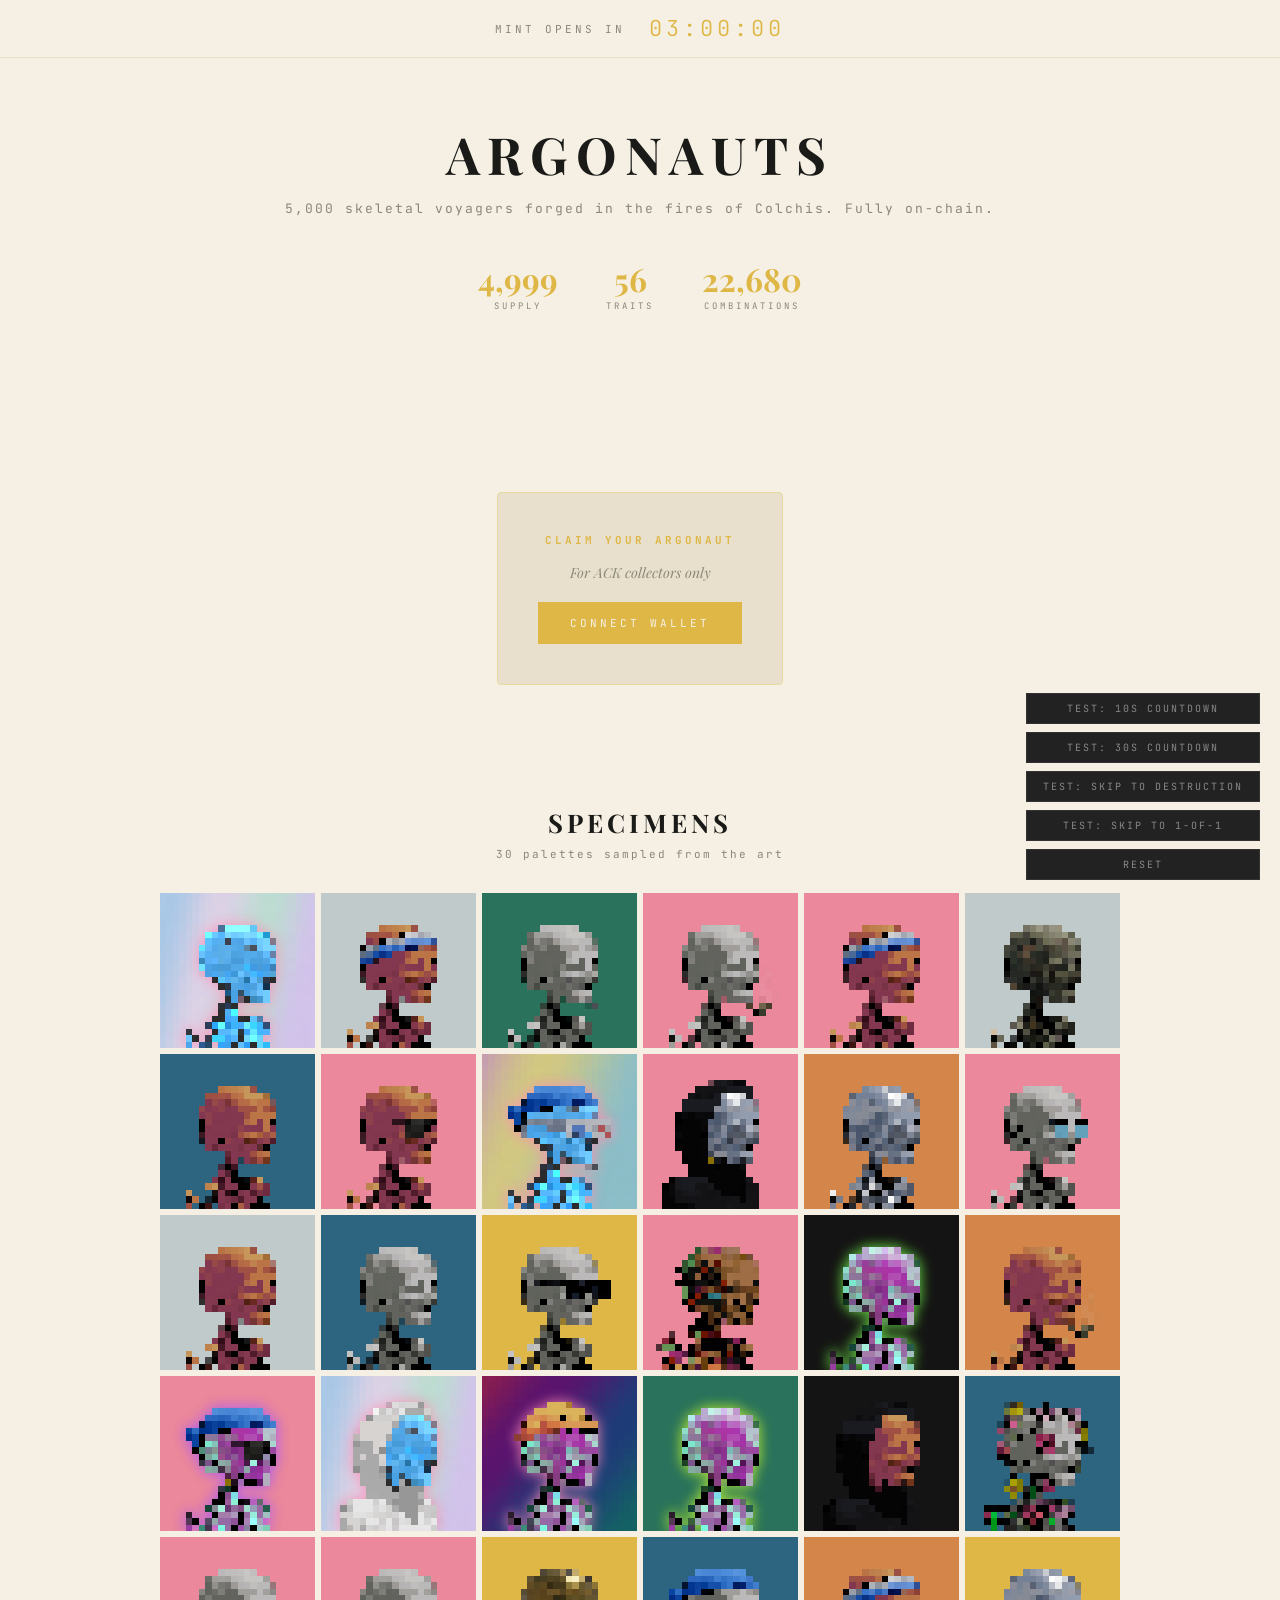
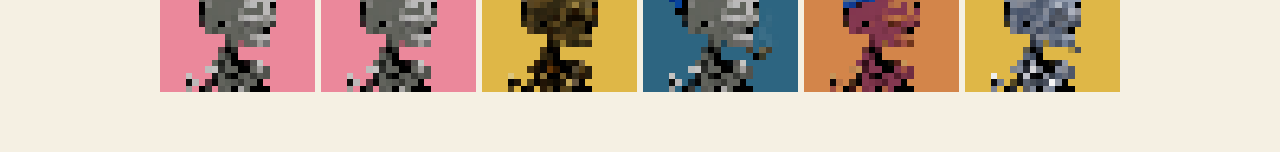
<file: oneofone.html>
<!DOCTYPE html>
<html lang="en">
<head>
<meta charset="UTF-8">
<meta name="viewport" content="width=device-width, initial-scale=1.0">
<title>Argonauts</title>
<link href="https://fonts.googleapis.com/css2?family=Playfair+Display:ital,wght@0,400;0,700;1,400&family=JetBrains+Mono:wght@300;400&display=swap" rel="stylesheet">
<style>
:root {
  --ink:#1a1a18; --ink-faint:#8a8778; --gold:#dfb747; --gold-pale:#e8d9a0;
  --parchment:#f5f0e3; --parchment-deep:#e8e0cc; --void:#0a0a0a;
  --red:#c0392b; --glitch-cyan:#00fff2; --glitch-magenta:#ff00e6;
}
* { margin:0; padding:0; box-sizing:border-box; }
body {
  font-family:'Playfair Display', serif;
  background:var(--parchment);
  color:var(--ink);
  overflow-x:hidden;
  transition: background 3s ease;
}
body.dying { background:#1a1511; color:#8a8778; }
body.void { background:var(--void); color:#222; }

/* ═══ PHASE INDICATOR ═══ */
.phase-bar {
  position:fixed; top:0; left:0; right:0; z-index:100;
  background:rgba(245,240,227,0.95);
  backdrop-filter:blur(10px);
  border-bottom:1px solid var(--parchment-deep);
  display:flex; justify-content:center; align-items:center;
  padding:14px 24px; gap:24px;
  transition: background 2s, border-color 2s;
}
body.dying .phase-bar { background:rgba(26,21,17,0.95); border-color:#2a2520; }
body.void .phase-bar { background:rgba(10,10,10,0.95); border-color:#1a1a1a; }

.phase-label {
  font-family:'JetBrains Mono', monospace;
  font-size:11px; letter-spacing:3px; text-transform:uppercase;
  color:var(--ink-faint);
  transition: color 2s;
}
body.dying .phase-label { color:#5a5545; }
body.void .phase-label { color:#222; }

.phase-timer {
  font-family:'JetBrains Mono', monospace;
  font-size:22px; font-weight:300;
  color:var(--gold);
  letter-spacing:4px;
  transition: color 1s;
}
.phase-timer.urgent { color:var(--red); }
body.void .phase-timer { color:#1a1a1a; }

/* ═══ HERO ═══ */
.hero {
  padding:120px 24px 80px;
  text-align:center;
  position:relative;
}
.hero h1 {
  font-size:3.2em; font-weight:700; letter-spacing:8px;
  text-transform:uppercase; margin-bottom:12px;
  transition: all 2s;
}
body.dying .hero h1 { letter-spacing:20px; opacity:0.4; }
body.void .hero h1 { opacity:0; }

.hero .subtitle {
  font-family:'JetBrains Mono', monospace;
  font-size:13px; color:var(--ink-faint);
  letter-spacing:2px; margin-bottom:40px;
  transition: all 2s;
}
body.dying .hero .subtitle { color:#3a3530; }
body.void .hero .subtitle { opacity:0; }

.hero-stats {
  display:flex; justify-content:center; gap:48px; margin-bottom:40px;
}
.hero-stat .num {
  font-size:2em; font-weight:700; color:var(--gold);
  transition: all 1s;
}
.hero-stat .label {
  font-family:'JetBrains Mono', monospace;
  font-size:9px; letter-spacing:3px; text-transform:uppercase;
  color:var(--ink-faint);
}
body.dying .hero-stat .num { color:#5a4a30; }
body.void .hero-stats { opacity:0; }

/* ═══ MINT SECTION (fake) ═══ */
.mint-section {
  padding:60px 24px;
  display:flex; justify-content:center; align-items:center; gap:40px;
  transition: all 2s;
}
.claim-box {
  background:var(--parchment-deep);
  border:1px solid var(--gold-pale);
  border-radius:4px;
  padding:40px;
  text-align:center;
  min-width:280px;
  transition: all 2s;
}
body.dying .claim-box { border-color:#2a2520; background:#1a1511; opacity:0.3; }
body.void .claim-box { opacity:0; }

.claim-box h3 {
  font-family:'JetBrains Mono', monospace;
  font-size:11px; letter-spacing:3px; text-transform:uppercase;
  color:var(--gold); margin-bottom:16px;
}
.claim-btn {
  font-family:'JetBrains Mono', monospace;
  font-size:11px; letter-spacing:3px; text-transform:uppercase;
  background:var(--gold); color:var(--parchment);
  border:none; padding:14px 32px; cursor:pointer;
  transition: all 0.3s;
}
.claim-btn:hover { background:var(--ink); }

/* ═══ SPECIMEN GRID ═══ */
.grid-section {
  padding:60px 24px;
  text-align:center;
}
.grid-section h2 {
  font-size:1.6em; font-weight:700; letter-spacing:4px;
  text-transform:uppercase; margin-bottom:8px;
  transition: all 2s;
}
.grid-section .sub {
  font-family:'JetBrains Mono', monospace;
  font-size:11px; color:var(--ink-faint);
  letter-spacing:2px; margin-bottom:32px;
  transition: all 2s;
}
body.dying .grid-section h2 { opacity:0.3; }
body.void .grid-section h2 { opacity:0; }

.specimen-grid {
  display:grid;
  grid-template-columns:repeat(6, 1fr);
  gap:6px;
  max-width:960px;
  margin:0 auto;
}
.specimen-cell {
  aspect-ratio:1;
  overflow:hidden;
  position:relative;
  transition: all 0.3s;
}
.specimen-cell img {
  width:100%; height:100%; display:block;
  image-rendering:pixelated;
  image-rendering:-moz-crisp-edges;
  image-rendering:crisp-edges;
  transition: all 0.5s;
}

/* ═══ GLITCH EFFECTS ═══ */
.specimen-cell.glitching img {
  animation: glitchShift 0.15s infinite;
}
.specimen-cell.dying {
  opacity:0;
  transform:scale(0.5);
  transition: all 1.5s ease-in;
}

@keyframes glitchShift {
  0%   { transform:translate(0,0); filter:none; }
  20%  { transform:translate(-3px,1px); filter:hue-rotate(90deg) saturate(3); }
  40%  { transform:translate(2px,-2px); filter:hue-rotate(180deg) brightness(1.5); }
  60%  { transform:translate(-1px,3px); filter:hue-rotate(270deg) contrast(2); }
  80%  { transform:translate(3px,-1px); filter:invert(1) hue-rotate(45deg); }
  100% { transform:translate(0,0); filter:none; }
}

@keyframes scanline {
  0%   { background-position:0 0; }
  100% { background-position:0 100%; }
}

/* ═══ THE ONE — Final 1-of-1 ═══ */
.the-one-container {
  display:none;
  padding:80px 24px;
  text-align:center;
  min-height:100vh;
  justify-content:center;
  align-items:center;
  flex-direction:column;
}
.the-one-container.active {
  display:flex;
}
.the-one-frame {
  width:480px; height:480px;
  position:relative;
  margin:0 auto 32px;
  border:1px solid #222;
  overflow:hidden;
  background:#000;
}
.the-one-frame canvas {
  width:100%; height:100%;
  image-rendering:pixelated;
  image-rendering:-moz-crisp-edges;
  image-rendering:crisp-edges;
}
.the-one-meta {
  font-family:'JetBrains Mono', monospace;
  font-size:10px; letter-spacing:2px;
  color:#333;
  max-width:480px; margin:0 auto;
  text-align:left;
}
.the-one-meta .trait-dead {
  color:#2a2520;
  text-decoration:line-through;
  margin:4px 0;
}
.the-one-meta .trait-consumed {
  color:var(--red);
  margin:4px 0;
}
.the-one-mode {
  font-family:'JetBrains Mono', monospace;
  font-size:9px; letter-spacing:4px; text-transform:uppercase;
  color:#444; margin-top:24px;
}

/* ═══ SCANLINES OVERLAY ═══ */
.scanlines {
  display:none;
  position:fixed; top:0; left:0; right:0; bottom:0;
  pointer-events:none; z-index:50;
  background:repeating-linear-gradient(
    0deg,
    transparent,
    transparent 2px,
    rgba(0,0,0,0.08) 2px,
    rgba(0,0,0,0.08) 4px
  );
  animation:scanline 8s linear infinite;
}
body.dying .scanlines { display:block; }
body.void .scanlines { display:block; opacity:0.5; }

/* ═══ CONTROLS (test only) ═══ */
.test-controls {
  position:fixed; bottom:20px; right:20px; z-index:200;
  display:flex; flex-direction:column; gap:8px;
}
.test-btn {
  font-family:'JetBrains Mono', monospace;
  font-size:10px; letter-spacing:2px; text-transform:uppercase;
  background:#222; color:#888; border:1px solid #333;
  padding:8px 16px; cursor:pointer;
  transition:all 0.2s;
}
.test-btn:hover { color:#fff; border-color:#555; }
.test-btn.active { color:var(--gold); border-color:var(--gold); }

/* ═══ PROGRESS BAR ═══ */
.destruction-progress {
  position:fixed; bottom:0; left:0; right:0; height:3px;
  z-index:100; background:transparent;
}
.destruction-progress .bar {
  height:100%; width:0; background:var(--red);
  transition:width 0.3s linear;
}
</style>
</head>
<body>

<!-- SCANLINES OVERLAY -->
<div class="scanlines"></div>

<!-- PHASE BAR -->
<div class="phase-bar">
  <span class="phase-label" id="phaseLabel">Mint Opens In</span>
  <span class="phase-timer" id="phaseTimer">03:00:00</span>
</div>

<!-- HERO -->
<div class="hero" id="heroSection">
  <h1>Argonauts</h1>
  <p class="subtitle">5,000 skeletal voyagers forged in the fires of Colchis. Fully on-chain.</p>
  <div class="hero-stats">
    <div class="hero-stat"><div class="num" id="supplyNum">4,999</div><div class="label">Supply</div></div>
    <div class="hero-stat"><div class="num">56</div><div class="label">Traits</div></div>
    <div class="hero-stat"><div class="num">22,680</div><div class="label">Combinations</div></div>
  </div>
</div>

<!-- FAKE MINT SECTION -->
<div class="mint-section" id="mintSection">
  <div class="claim-box">
    <h3>Claim Your Argonaut</h3>
    <p style="font-size:14px;color:var(--ink-faint);margin-bottom:20px;font-style:italic;">For ACK collectors only</p>
    <button class="claim-btn" id="claimBtn">Connect Wallet</button>
  </div>
</div>

<!-- SPECIMEN GRID -->
<div class="grid-section" id="gridSection">
  <h2>Specimens</h2>
  <p class="sub">30 palettes sampled from the art</p>
  <div class="specimen-grid" id="specimenGrid"></div>
</div>

<!-- THE ONE (hidden until destruction completes) -->
<div class="the-one-container" id="theOneContainer">
  <div class="the-one-frame">
    <canvas id="theOneCanvas" width="480" height="480"></canvas>
  </div>
  <div class="the-one-mode" id="theOneMode">MODE: GLITCH</div>
  <div class="the-one-meta" id="theOneMeta"></div>
</div>

<!-- DESTRUCTION PROGRESS -->
<div class="destruction-progress"><div class="bar" id="destructionBar"></div></div>

<!-- TEST CONTROLS -->
<div class="test-controls">
  <button class="test-btn" onclick="startCountdown(10)">Test: 10s countdown</button>
  <button class="test-btn" onclick="startCountdown(30)">Test: 30s countdown</button>
  <button class="test-btn" onclick="triggerDestruction()">Test: Skip to destruction</button>
  <button class="test-btn" onclick="skipToOne()">Test: Skip to 1-of-1</button>
  <button class="test-btn" onclick="resetAll()">Reset</button>
</div>

<script src="specimen_data.js"></script>
<script src="trait_data_24.js"></script>
<script>
// ═══════════════════════════════════════
// STATE
// ═══════════════════════════════════════
let phase = 'COUNTDOWN'; // COUNTDOWN, DESTROYING, ONE
let countdownEnd = null;
let countdownInterval = null;
let destructionStep = 0;
let oneOfOneInterval = null;
let frameCount = 0;

// Trait layer info for the 1-of-1 renderer
const LAYERS = ['background','body','eyes','hoodie','neck','mouth','head'];
let traitsByLayer = {};

// Parse trait data into layers
Object.keys(TRAIT_B64).forEach(key => {
  const parts = key.split('/');
  const layer = parts[0];
  const name = parts[1].replace('.png','');
  if (!traitsByLayer[layer]) traitsByLayer[layer] = [];
  traitsByLayer[layer].push({ key, name, data: TRAIT_B64[key] });
});

// ═══════════════════════════════════════
// INIT — Build the "mint page"
// ═══════════════════════════════════════
function init() {
  const grid = document.getElementById('specimenGrid');
  SPECIMEN_DATA.forEach((spec, i) => {
    const cell = document.createElement('div');
    cell.className = 'specimen-cell';
    cell.dataset.index = i;
    const img = document.createElement('img');
    img.src = 'data:image/svg+xml;base64,' + spec.svg;
    cell.appendChild(img);
    grid.appendChild(cell);
  });
}

// ═══════════════════════════════════════
// COUNTDOWN
// ═══════════════════════════════════════
function startCountdown(seconds) {
  resetAll();
  countdownEnd = Date.now() + seconds * 1000;
  document.getElementById('phaseLabel').textContent = 'Mint Opens In';

  countdownInterval = setInterval(() => {
    const remaining = Math.max(0, countdownEnd - Date.now());
    const h = Math.floor(remaining / 3600000);
    const m = Math.floor((remaining % 3600000) / 60000);
    const s = Math.floor((remaining % 60000) / 1000);
    const ms = Math.floor((remaining % 1000) / 10);

    const timer = document.getElementById('phaseTimer');

    if (remaining > 10000) {
      timer.textContent = `${String(h).padStart(2,'0')}:${String(m).padStart(2,'0')}:${String(s).padStart(2,'0')}`;
      timer.classList.remove('urgent');
    } else {
      // Last 10 seconds — show milliseconds, red
      timer.textContent = `${String(s).padStart(2,'0')}:${String(ms).padStart(2,'0')}`;
      timer.classList.add('urgent');
    }

    if (remaining <= 0) {
      clearInterval(countdownInterval);
      timer.textContent = '00:00:00';
      triggerDestruction();
    }
  }, 50);
}

// ═══════════════════════════════════════
// DESTRUCTION SEQUENCE
// ═══════════════════════════════════════
function triggerDestruction() {
  if (countdownInterval) clearInterval(countdownInterval);
  phase = 'DESTROYING';
  destructionStep = 0;

  // Phase bar shift
  document.getElementById('phaseLabel').textContent = 'Deteriorating';
  document.getElementById('phaseTimer').textContent = '';
  document.getElementById('phaseTimer').classList.add('urgent');

  // Body class
  document.body.classList.add('dying');

  // Start the destruction sequence
  const cells = Array.from(document.querySelectorAll('.specimen-cell'));
  const totalSteps = cells.length + 20; // extra steps for the morph

  // Step 1: Glitch all cells
  cells.forEach(c => c.classList.add('glitching'));

  // Step 2: Start killing cells one by one with random delays
  let killed = 0;
  const killOrder = shuffle([...Array(cells.length).keys()]);

  const killInterval = setInterval(() => {
    if (killed >= cells.length) {
      clearInterval(killInterval);
      // All dead — begin morph
      setTimeout(() => beginMorph(), 800);
      return;
    }

    const idx = killOrder[killed];
    const cell = cells[idx];
    cell.classList.remove('glitching');
    cell.classList.add('dying');
    killed++;

    // Update progress
    const progress = (killed / totalSteps) * 100;
    document.getElementById('destructionBar').style.width = progress + '%';

    // Update supply counter
    const remaining = Math.max(0, 4999 - Math.floor(killed * 166));
    document.getElementById('supplyNum').textContent = remaining.toLocaleString();

    // Swap random traits on surviving cells for chaos
    cells.forEach(c => {
      if (!c.classList.contains('dying') && Math.random() > 0.5) {
        const randomSpec = SPECIMEN_DATA[Math.floor(Math.random() * SPECIMEN_DATA.length)];
        c.querySelector('img').src = 'data:image/svg+xml;base64,' + randomSpec.svg;
      }
    });

    // Phase label updates
    if (killed === Math.floor(cells.length * 0.3)) {
      document.getElementById('phaseLabel').textContent = 'Collapsing';
    }
    if (killed === Math.floor(cells.length * 0.6)) {
      document.getElementById('phaseLabel').textContent = 'Dissolving';
    }
    if (killed === Math.floor(cells.length * 0.9)) {
      document.getElementById('phaseLabel').textContent = 'Converging';
      document.getElementById('supplyNum').textContent = '1';
    }

  }, 300);
}

function beginMorph() {
  document.body.classList.remove('dying');
  document.body.classList.add('void');

  // Hide the mint page stuff
  document.getElementById('heroSection').style.display = 'none';
  document.getElementById('mintSection').style.display = 'none';
  document.getElementById('gridSection').style.display = 'none';

  // Show the 1-of-1
  document.getElementById('theOneContainer').classList.add('active');
  document.getElementById('phaseLabel').textContent = 'The One';
  document.getElementById('phaseTimer').textContent = '#0';
  document.getElementById('phaseTimer').classList.remove('urgent');
  document.getElementById('destructionBar').style.width = '100%';
  document.getElementById('destructionBar').style.background = '#333';

  phase = 'ONE';
  startOneOfOneRenderer();
}

// ═══════════════════════════════════════
// THE 1-OF-1 DYNAMIC RENDERER
// ═══════════════════════════════════════
function startOneOfOneRenderer() {
  const canvas = document.getElementById('theOneCanvas');
  const ctx = canvas.getContext('2d');
  canvas.width = 480;
  canvas.height = 480;
  ctx.imageSmoothingEnabled = false;

  // Preload all trait images
  const allTraitImages = {};
  let loadCount = 0;
  const allKeys = Object.keys(TRAIT_B64);

  allKeys.forEach(key => {
    const img = new Image();
    img.onload = () => {
      allTraitImages[key] = img;
      loadCount++;
      if (loadCount === allKeys.length) {
        // All loaded — start rendering
        renderLoop(ctx, allTraitImages);
      }
    };
    img.src = TRAIT_B64[key];
  });
}

function renderLoop(ctx, images) {
  document.getElementById('theOneMode').textContent = 'GLITCH';

  function frame() {
    frameCount++;
    ctx.clearRect(0, 0, 480, 480);
    renderGlitch(ctx, images);

    // Scanline overlay on canvas
    if (frameCount % 3 === 0) {
      ctx.fillStyle = 'rgba(0,0,0,0.03)';
      for (let y = 0; y < 480; y += 4) {
        ctx.fillRect(0, y, 480, 2);
      }
    }

    requestAnimationFrame(frame);
  }

  frame();
  updateMeta('GLITCH');
}

// ── MODE: GLITCH ──
// Each layer offset by random pixels, wrong layers in wrong positions
// Accumulated glitch time — advances at variable speed
let glitchTime = 0;
let frozen = false;
let frozenAt = 0;
let unfreezeTimeout = null;

function renderGlitch(ctx, images) {
  // Breathing speed: fast most of the time, slows down every ~6 seconds
  const breath = Math.sin(frameCount * 0.017); // ~6s cycle
  const speed = breath < -0.5 ? 0.12 : 1.0;

  // If frozen from click, hold glitchTime still
  if (!frozen) {
    glitchTime += speed;
  }

  const isSlow = speed < 0.5;

  LAYERS.forEach((layer, li) => {
    const traits = traitsByLayer[layer];
    if (!traits || traits.length === 0) return;

    const idx = Math.floor(glitchTime + li * 7) % traits.length;
    const img = images[traits[idx].key];
    if (!img) return;

    // When slow or frozen: full opacity, crisp clean layers
    // When fast: original alpha flickering
    if (frozen || isSlow) {
      ctx.globalAlpha = 1.0;
    } else {
      ctx.globalAlpha = 0.7 + Math.sin(glitchTime * 0.2 + li) * 0.3;
    }
    ctx.drawImage(img, 0, 0, 480, 480);
  });

  // RGB split artifact — only during fast phases, not when frozen or slow
  if (!frozen && !isSlow && frameCount % 7 < 2) {
    ctx.globalCompositeOperation = 'screen';
    ctx.globalAlpha = 0.3;
    const shift = Math.random() * 20 - 10;
    ctx.drawImage(ctx.canvas, shift, 0);
    ctx.globalCompositeOperation = 'source-over';
  }
  ctx.globalAlpha = 1;
}

// Click to freeze — holds for 1.5s then resumes
document.addEventListener('click', function(e) {
  // Ignore test button clicks
  if (e.target.classList.contains('test-btn')) return;
  if (phase !== 'ONE') return;

  frozen = true;
  if (unfreezeTimeout) clearTimeout(unfreezeTimeout);
  unfreezeTimeout = setTimeout(() => { frozen = false; }, 1500);
});

// ── MODE: FUSION ──
// All traits from same layer stacked with blending
function renderFusion(ctx, images) {
  LAYERS.forEach((layer, li) => {
    const traits = traitsByLayer[layer];
    if (!traits || traits.length === 0) return;

    // Slowly cycle which traits are visible
    const visibleCount = Math.min(traits.length, 3 + Math.floor(Math.sin(frameCount * 0.02 + li) * 2));
    const startIdx = Math.floor(frameCount * 0.03 + li * 3) % traits.length;

    for (let t = 0; t < visibleCount; t++) {
      const idx = (startIdx + t) % traits.length;
      const img = images[traits[idx].key];
      if (!img) continue;

      ctx.globalAlpha = 0.15 + (0.6 / visibleCount);
      ctx.globalCompositeOperation = t % 2 === 0 ? 'source-over' : 'lighter';
      ctx.drawImage(img, 0, 0, 480, 480);
    }
  });
  ctx.globalCompositeOperation = 'source-over';
  ctx.globalAlpha = 1;
}

// ── MODE: DECAY ──
// Layers progressively disappear, leaving ghost traces
function renderDecay(ctx, images) {
  const decayPhase = (frameCount % (MODE_DURATION * 2)) / (MODE_DURATION * 2); // 0-1
  const visibleLayers = Math.max(1, Math.ceil(LAYERS.length * (1 - decayPhase)));

  LAYERS.forEach((layer, li) => {
    const traits = traitsByLayer[layer];
    if (!traits || traits.length === 0) return;

    const idx = Math.floor(frameCount * 0.05 + li * 5) % traits.length;
    const img = images[traits[idx].key];
    if (!img) return;

    if (li < visibleLayers) {
      ctx.globalAlpha = 1 - (li >= visibleLayers - 1 ? decayPhase % 1 * 0.8 : 0);
      ctx.drawImage(img, 0, 0, 480, 480);
    } else {
      // Ghost trace — very faint, shifted
      ctx.globalAlpha = 0.05;
      const drift = (li - visibleLayers) * 10;
      ctx.drawImage(img, drift, drift, 480, 480);
    }
  });
  ctx.globalAlpha = 1;
}

// ── MODE: CHAOS ──
// Everything everywhere — random layers, random positions, rapid cycling
function renderChaos(ctx, images) {
  const allKeys = Object.keys(images);
  const count = 5 + Math.floor(Math.sin(frameCount * 0.1) * 3);

  for (let i = 0; i < count; i++) {
    const seed = pseudoRandom(frameCount * 13 + i * 97);
    const key = allKeys[Math.floor(seed * allKeys.length)];
    const img = images[key];
    if (!img) continue;

    const x = (pseudoRandom(frameCount * 7 + i * 31) - 0.5) * 100;
    const y = (pseudoRandom(frameCount * 11 + i * 53) - 0.5) * 100;
    const scale = 0.5 + pseudoRandom(frameCount * 3 + i * 71) * 1.5;
    const w = 480 * scale;
    const h = 480 * scale;

    ctx.globalAlpha = 0.2 + pseudoRandom(frameCount + i * 17) * 0.6;
    ctx.globalCompositeOperation = i % 3 === 0 ? 'lighter' : i % 3 === 1 ? 'multiply' : 'source-over';
    ctx.drawImage(img, x - (w - 480) / 2, y - (h - 480) / 2, w, h);
  }

  ctx.globalCompositeOperation = 'source-over';
  ctx.globalAlpha = 1;
}

// ── MODE: OVERLOAD ──
// Rapid fire — every trait flashing one per frame, full screen
function renderOverload(ctx, images) {
  const allKeys = Object.keys(images);

  // Flash 3 traits per frame at full intensity
  for (let i = 0; i < 3; i++) {
    const idx = (frameCount * 3 + i) % allKeys.length;
    const img = images[allKeys[idx]];
    if (!img) continue;

    ctx.globalAlpha = i === 0 ? 1 : 0.4;
    ctx.drawImage(img, 0, 0, 480, 480);
  }

  // Inversion flash
  if (frameCount % 11 < 3) {
    ctx.globalCompositeOperation = 'difference';
    ctx.fillStyle = '#ffffff';
    ctx.fillRect(0, 0, 480, 480);
    ctx.globalCompositeOperation = 'source-over';
  }

  ctx.globalAlpha = 1;
}

// ── MODE: MEMORY ──
// Slow, haunting — one specimen fades in from the original 30, then dissolves
function renderMemory(ctx, images) {
  const cycleLength = 90; // frames per memory
  const progress = (frameCount % cycleLength) / cycleLength;
  const specIdx = Math.floor(frameCount / cycleLength) % SPECIMEN_DATA.length;

  // Draw the remembered specimen
  const specImg = new Image();
  specImg.src = 'data:image/svg+xml;base64,' + SPECIMEN_DATA[specIdx].svg;

  // Fade in then out
  let alpha;
  if (progress < 0.3) {
    alpha = progress / 0.3;
  } else if (progress > 0.7) {
    alpha = (1 - progress) / 0.3;
  } else {
    alpha = 1;
  }

  ctx.globalAlpha = alpha * 0.6;
  ctx.drawImage(specImg, 0, 0, 480, 480);

  // Corruption creeping in
  if (progress > 0.4) {
    const corruptAmount = (progress - 0.4) / 0.6;
    const traits = traitsByLayer['background'];
    if (traits && traits.length > 0) {
      const cIdx = (specIdx + Math.floor(corruptAmount * 5)) % traits.length;
      const cImg = images[traits[cIdx].key];
      if (cImg) {
        ctx.globalAlpha = corruptAmount * 0.4;
        ctx.globalCompositeOperation = 'difference';
        ctx.drawImage(cImg, 0, 0, 480, 480);
        ctx.globalCompositeOperation = 'source-over';
      }
    }
  }

  ctx.globalAlpha = 1;
}

// ═══════════════════════════════════════
// META DISPLAY
// ═══════════════════════════════════════
function updateMeta(mode) {
  const meta = document.getElementById('theOneMeta');
  const layerNames = {
    background: 'Palette', body: 'Bones', eyes: 'Sight',
    hoodie: 'Cloak', neck: 'Relic', mouth: 'Artifact', head: 'Crown'
  };

  let html = '<div style="margin-bottom:12px;color:#444;letter-spacing:3px;">CONSUMED TRAITS:</div>';
  LAYERS.forEach(layer => {
    const traits = traitsByLayer[layer];
    if (!traits) return;
    const count = traits.length;
    html += `<div class="trait-consumed">${layerNames[layer] || layer}: ALL ${count} (dissolved)</div>`;
  });

  html += '<div style="margin-top:16px;color:#333;letter-spacing:3px;">WHAT REMAINS:</div>';
  html += '<div style="color:#444;margin:4px 0;">One token. All data. No form.</div>';

  meta.innerHTML = html;
}

// ═══════════════════════════════════════
// UTILITIES
// ═══════════════════════════════════════
function shuffle(arr) {
  for (let i = arr.length - 1; i > 0; i--) {
    const j = Math.floor(Math.random() * (i + 1));
    [arr[i], arr[j]] = [arr[j], arr[i]];
  }
  return arr;
}

function pseudoRandom(seed) {
  const x = Math.sin(seed * 127.1) * 43758.5453;
  return x - Math.floor(x);
}

function skipToOne() {
  resetAll();
  document.body.classList.add('void');
  document.getElementById('heroSection').style.display = 'none';
  document.getElementById('mintSection').style.display = 'none';
  document.getElementById('gridSection').style.display = 'none';
  document.getElementById('theOneContainer').classList.add('active');
  document.getElementById('phaseLabel').textContent = 'The One';
  document.getElementById('phaseTimer').textContent = '#0';
  document.getElementById('phaseTimer').classList.remove('urgent');
  phase = 'ONE';
  startOneOfOneRenderer();
}

function resetAll() {
  if (countdownInterval) clearInterval(countdownInterval);
  phase = 'COUNTDOWN';
  frameCount = 0;

  document.body.classList.remove('dying','void');
  document.getElementById('heroSection').style.display = '';
  document.getElementById('mintSection').style.display = '';
  document.getElementById('gridSection').style.display = '';
  document.getElementById('theOneContainer').classList.remove('active');
  document.getElementById('phaseLabel').textContent = 'Mint Opens In';
  document.getElementById('phaseTimer').textContent = '03:00:00';
  document.getElementById('phaseTimer').classList.remove('urgent');
  document.getElementById('supplyNum').textContent = '4,999';
  document.getElementById('destructionBar').style.width = '0';
  document.getElementById('destructionBar').style.background = 'var(--red)';

  // Reset grid cells
  document.querySelectorAll('.specimen-cell').forEach((cell, i) => {
    cell.classList.remove('glitching','dying');
    cell.style = '';
    if (SPECIMEN_DATA[i]) {
      cell.querySelector('img').src = 'data:image/svg+xml;base64,' + SPECIMEN_DATA[i].svg;
    }
  });
}

// ═══════════════════════════════════════
// BOOT
// ═══════════════════════════════════════
init();
</script>
</body>
</html>
</file>
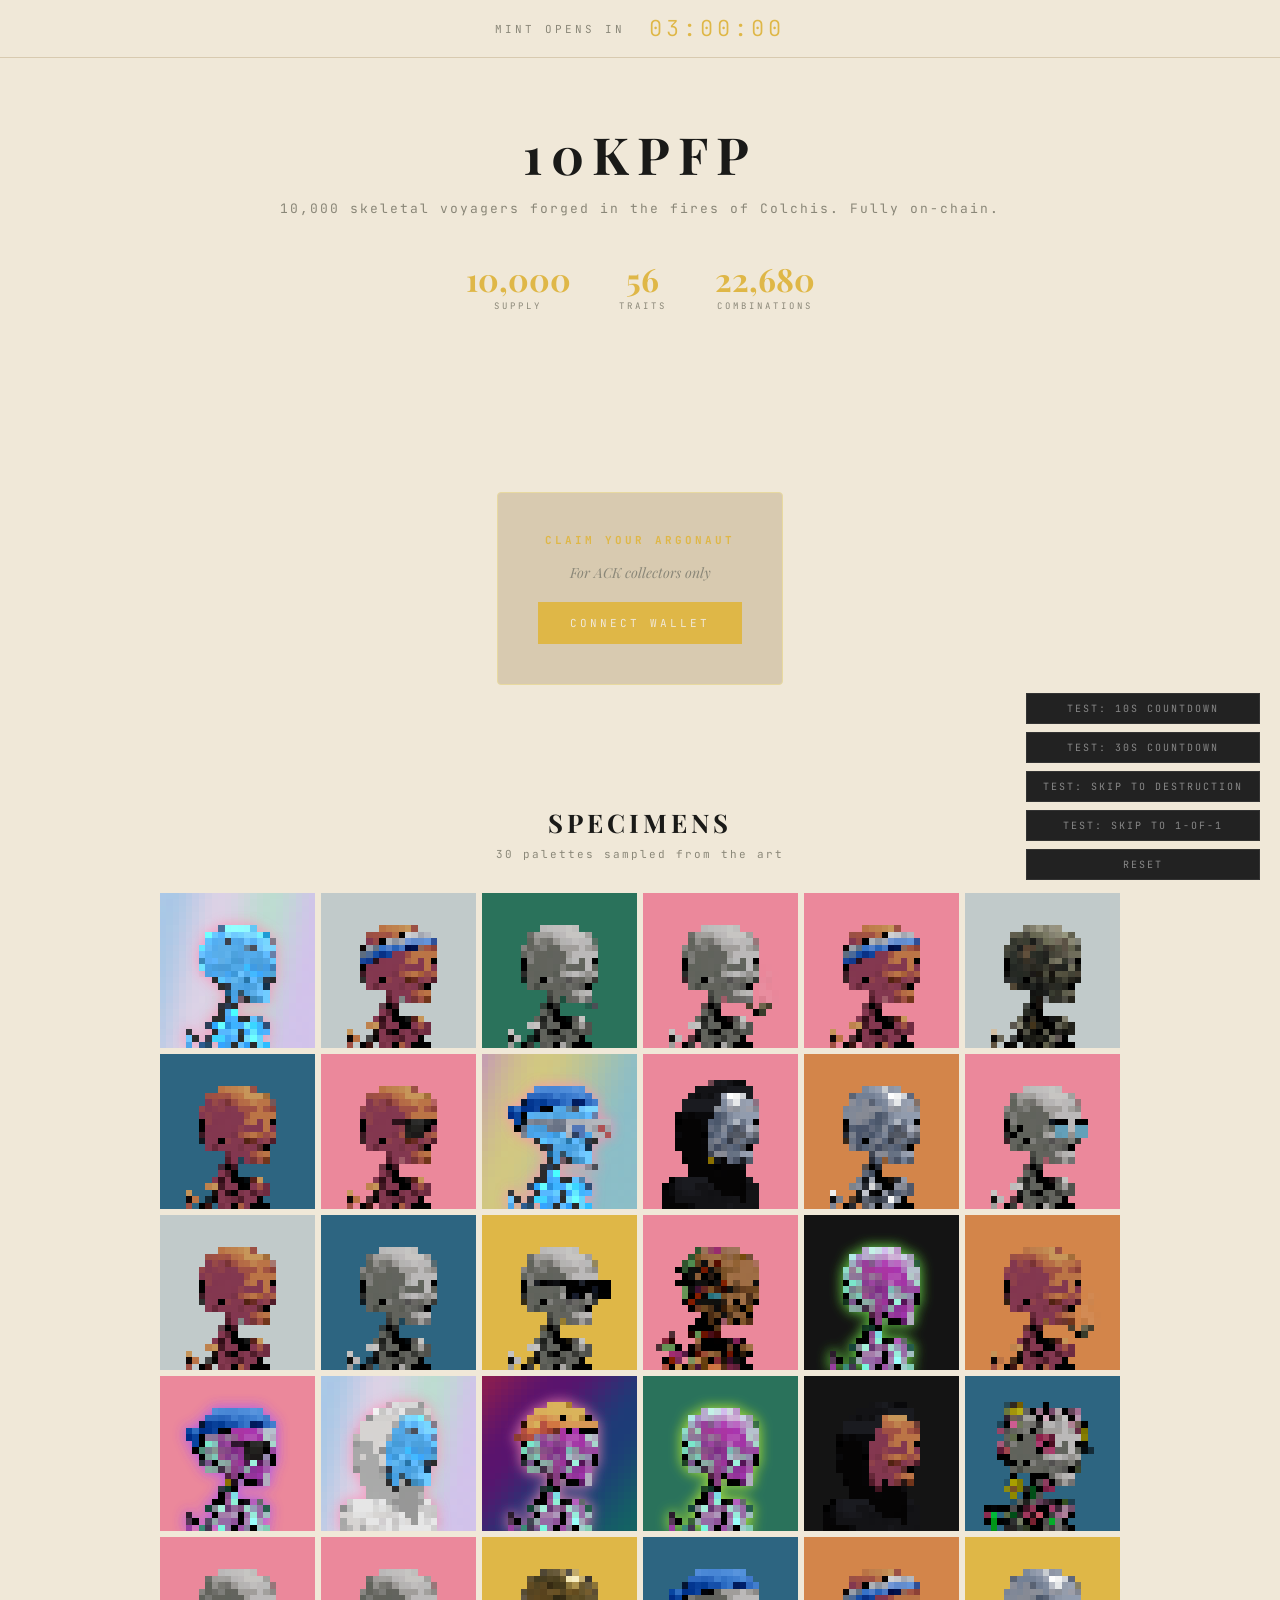
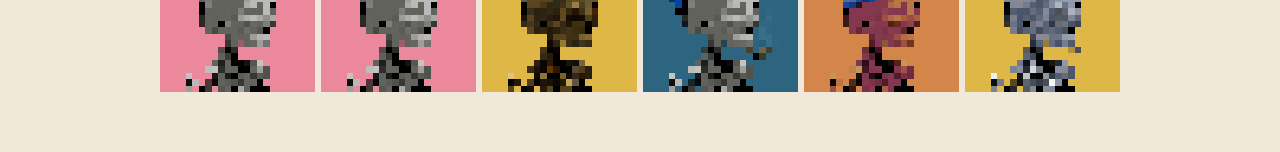
<file: oneofone_full.html>
<!DOCTYPE html>
<html lang="en">
<head>
<meta charset="UTF-8">
<meta name="viewport" content="width=device-width, initial-scale=1.0">
<title>10kpfp</title>
<link href="https://fonts.googleapis.com/css2?family=Playfair+Display:ital,wght@0,400;0,500;0,600;0,700;0,800;1,400;1,500&family=EB+Garamond:ital,wght@0,400;0,500;0,600;0,700&family=JetBrains+Mono:wght@300;400;600&display=swap" rel="stylesheet">
<link rel="stylesheet" href="generator_embed.css">
<style>
:root {
  --ink:#1a1a18; --ink-faint:#8a8778; --gold:#dfb747; --gold-pale:#e8d9a0;
  --parchment:#f0e8d8; --parchment-dark:#e4d9c4; --parchment-deep:#d8cab0;
  --void:#0a0a0a;
  --red:#c0392b; --glitch-cyan:#00fff2; --glitch-magenta:#ff00e6;
}
* { margin:0; padding:0; box-sizing:border-box; }
body {
  font-family:'Playfair Display', serif;
  background:var(--parchment);
  color:var(--ink);
  overflow-x:hidden;
  transition: background 3s ease;
}
/* dying/void retain the parchment background — only the contents change */
body.dying { background:var(--parchment); color:var(--ink); }
body.void  { background:var(--parchment); color:var(--ink); }

/* ═══ PHASE INDICATOR ═══ */
.phase-bar {
  position:fixed; top:0; left:0; right:0; z-index:100;
  background:rgba(240,232,216,0.95);
  backdrop-filter:blur(10px);
  border-bottom:1px solid var(--parchment-deep);
  display:flex; justify-content:center; align-items:center;
  padding:14px 24px; gap:24px;
  transition: background 2s, border-color 2s;
}

.phase-label {
  font-family:'JetBrains Mono', monospace;
  font-size:11px; letter-spacing:3px; text-transform:uppercase;
  color:var(--ink-faint);
  transition: color 2s;
}

.phase-timer {
  font-family:'JetBrains Mono', monospace;
  font-size:22px; font-weight:300;
  color:var(--gold);
  letter-spacing:4px;
  transition: color 1s;
}
.phase-timer.urgent { color:var(--red); }

/* ═══ HERO ═══ */
.hero {
  padding:120px 24px 80px;
  text-align:center;
  position:relative;
}
.hero h1 {
  font-size:3.2em; font-weight:700; letter-spacing:8px;
  text-transform:uppercase; margin-bottom:12px;
  transition: all 2s;
}
body.dying .hero h1 { letter-spacing:20px; opacity:0.4; }
body.void  .hero h1 { opacity:0; }

.hero .subtitle {
  font-family:'JetBrains Mono', monospace;
  font-size:13px; color:var(--ink-faint);
  letter-spacing:2px; margin-bottom:40px;
  transition: all 2s;
}
body.dying .hero .subtitle { opacity:0.4; }
body.void  .hero .subtitle { opacity:0; }

.hero-stats {
  display:flex; justify-content:center; gap:48px; margin-bottom:40px;
}
.hero-stat .num {
  font-size:2em; font-weight:700; color:var(--gold);
  transition: all 1s;
}
.hero-stat .label {
  font-family:'JetBrains Mono', monospace;
  font-size:9px; letter-spacing:3px; text-transform:uppercase;
  color:var(--ink-faint);
}
body.dying .hero-stat .num { opacity:0.4; }
body.void  .hero-stats { opacity:0; }

/* ═══ MINT SECTION (fake) ═══ */
.mint-section {
  padding:60px 24px;
  display:flex; justify-content:center; align-items:center; gap:40px;
  transition: all 2s;
}
.claim-box {
  background:var(--parchment-deep);
  border:1px solid var(--gold-pale);
  border-radius:4px;
  padding:40px;
  text-align:center;
  min-width:280px;
  transition: all 2s;
}
body.dying .claim-box { opacity:0.3; }
body.void  .claim-box { opacity:0; }

.claim-box h3 {
  font-family:'JetBrains Mono', monospace;
  font-size:11px; letter-spacing:3px; text-transform:uppercase;
  color:var(--gold); margin-bottom:16px;
}
.claim-btn {
  font-family:'JetBrains Mono', monospace;
  font-size:11px; letter-spacing:3px; text-transform:uppercase;
  background:var(--gold); color:var(--parchment);
  border:none; padding:14px 32px; cursor:pointer;
  transition: all 0.3s;
}
.claim-btn:hover { background:var(--ink); }

/* ═══ SPECIMEN GRID ═══ */
.grid-section {
  padding:60px 24px;
  text-align:center;
}
.grid-section h2 {
  font-size:1.6em; font-weight:700; letter-spacing:4px;
  text-transform:uppercase; margin-bottom:8px;
  transition: all 2s;
}
.grid-section .sub {
  font-family:'JetBrains Mono', monospace;
  font-size:11px; color:var(--ink-faint);
  letter-spacing:2px; margin-bottom:32px;
  transition: all 2s;
}
body.dying .grid-section h2 { opacity:0.3; }
body.void .grid-section h2 { opacity:0; }

.specimen-grid {
  display:grid;
  grid-template-columns:repeat(6, 1fr);
  gap:6px;
  max-width:960px;
  margin:0 auto;
}
.specimen-cell {
  aspect-ratio:1;
  overflow:hidden;
  position:relative;
  transition: all 0.3s;
}
.specimen-cell img {
  width:100%; height:100%; display:block;
  image-rendering:pixelated;
  image-rendering:-moz-crisp-edges;
  image-rendering:crisp-edges;
  transition: all 0.5s;
}

/* ═══ GLITCH EFFECTS ═══ */
.specimen-cell.glitching img {
  animation: glitchShift 0.15s infinite;
}
.specimen-cell.dying {
  opacity:0;
  transform:scale(0.5);
  transition: all 1.5s ease-in;
}

/* ═══ MERGE FLIGHT — cells detach and fly into The One ═══ */
.specimen-cell.flying {
  position:fixed !important;
  margin:0 !important;
  z-index:100;
  will-change: transform, opacity;
}

@keyframes glitchShift {
  0%   { transform:translate(0,0); filter:none; }
  20%  { transform:translate(-3px,1px); filter:hue-rotate(90deg) saturate(3); }
  40%  { transform:translate(2px,-2px); filter:hue-rotate(180deg) brightness(1.5); }
  60%  { transform:translate(-1px,3px); filter:hue-rotate(270deg) contrast(2); }
  80%  { transform:translate(3px,-1px); filter:invert(1) hue-rotate(45deg); }
  100% { transform:translate(0,0); filter:none; }
}

@keyframes scanline {
  0%   { background-position:0 0; }
  100% { background-position:0 100%; }
}

/* ═══ THE ONE — Final 1-of-1 ═══ */
.the-one-container {
  display:none;
  padding:80px 24px;
  text-align:center;
  min-height:100vh;
  justify-content:center;
  align-items:center;
  flex-direction:column;
}
.the-one-container.active {
  display:flex;
}
.the-one-frame {
  width:480px; height:480px;
  position:relative;
  margin:0 auto 32px;
  padding:6px;
  background: linear-gradient(135deg, rgba(223,183,71,0.35) 0%, rgba(200,180,140,0.1) 25%, rgba(223,183,71,0.2) 50%, rgba(200,180,140,0.1) 75%, rgba(223,183,71,0.35) 100%);
  box-shadow: 0 4px 30px rgba(0,0,0,0.06), 0 0 60px rgba(223,183,71,0.05);
}
.the-one-frame::before, .the-one-frame::after {
  content:'';
  position:absolute;
  width:18px; height:18px;
  border-color:var(--gold);
  border-style:solid;
  opacity:0.6;
  pointer-events:none;
  z-index:2;
}
.the-one-frame::before { top:-2px; left:-2px; border-width:2px 0 0 2px; }
.the-one-frame::after  { bottom:-2px; right:-2px; border-width:0 2px 2px 0; }
.the-one-frame canvas {
  display:block;
  width:100%; height:100%;
  background:var(--parchment-deep);
  image-rendering:pixelated;
  image-rendering:-moz-crisp-edges;
  image-rendering:crisp-edges;
}
.the-one-meta {
  font-family:'JetBrains Mono', monospace;
  font-size:10px; letter-spacing:2px;
  color:var(--ink);
  max-width:480px; margin:0 auto;
  text-align:left;
}
.the-one-meta .trait-dead {
  color:var(--ink-faint);
  text-decoration:line-through;
  margin:4px 0;
}
.the-one-meta .trait-consumed {
  color:var(--red);
  margin:4px 0;
}
.the-one-mode {
  font-family:'JetBrains Mono', monospace;
  font-size:9px; letter-spacing:4px; text-transform:uppercase;
  color:var(--ink-faint); margin-top:24px;
}

/* ═══ SCANLINES OVERLAY ═══ */
.scanlines {
  display:none;
  position:fixed; top:0; left:0; right:0; bottom:0;
  pointer-events:none; z-index:50;
  background:repeating-linear-gradient(
    0deg,
    transparent,
    transparent 2px,
    rgba(0,0,0,0.08) 2px,
    rgba(0,0,0,0.08) 4px
  );
  animation:scanline 8s linear infinite;
}
/* keep the scanlines off — ivory aesthetic */

/* ═══ CONTROLS (test only) ═══ */
.test-controls {
  position:fixed; bottom:20px; right:20px; z-index:200;
  display:flex; flex-direction:column; gap:8px;
}
.test-btn {
  font-family:'JetBrains Mono', monospace;
  font-size:10px; letter-spacing:2px; text-transform:uppercase;
  background:#222; color:#888; border:1px solid #333;
  padding:8px 16px; cursor:pointer;
  transition:all 0.2s;
}
.test-btn:hover { color:#fff; border-color:#555; }
.test-btn.active { color:var(--gold); border-color:var(--gold); }

/* ═══ PROGRESS BAR ═══ */
.destruction-progress {
  position:fixed; bottom:0; left:0; right:0; height:3px;
  z-index:100; background:transparent;
}
.destruction-progress .bar {
  height:100%; width:0; background:var(--red);
  transition:width 0.3s linear;
}

/* ═══ PALETTE BAR — eyeshadow-case style ═══ */
.palette-bar {
  /* sits to the immediate left of the .the-one-meta block (480px wide, centered) */
  position:fixed;
  top:62%;
  left:calc(50% - 240px - 88px);
  transform:translateY(-50%);
  z-index:95;
  display:none;
  grid-template-columns:repeat(2, 24px);
  gap:5px;
  padding:14px 10px 10px;
  background: var(--parchment-deep);
  border:1px solid var(--gold);
  box-shadow: 0 6px 22px rgba(60,45,15,0.22), inset 0 0 0 1px rgba(240,232,216,0.5);
}
.palette-bar.show { display:grid; }
.palette-bar::before {
  content:'PALETTE';
  position:absolute; top:-18px; left:50%; transform:translateX(-50%);
  font-family:'JetBrains Mono', monospace;
  font-size:7px; letter-spacing:3px;
  color:var(--gold);
  white-space:nowrap;
}
.palette-swatch {
  width:24px; height:24px;
  border:1px solid rgba(26,26,24,0.35);
  cursor:pointer;
  transition:transform 0.2s, box-shadow 0.2s;
  position:relative;
  image-rendering:pixelated;
}
.palette-swatch:hover { transform:scale(1.15); border-color:var(--gold); }
.palette-swatch.active {
  box-shadow: 0 0 0 2px var(--gold), 0 0 8px rgba(223,183,71,0.55);
  border-color:var(--gold);
  transform:scale(1.1);
}
body.palette-dark .phase-bar,
body.palette-dark .mode-toggle {
  background:rgba(20,18,15,0.78);
  border-color:rgba(240,232,216,0.18);
}
</style>
</head>
<body>

<!-- SCANLINES OVERLAY -->
<div class="scanlines"></div>

<!-- PHASE BAR -->
<div class="phase-bar">
  <span class="phase-label" id="phaseLabel">Mint Opens In</span>
  <span class="phase-timer" id="phaseTimer">03:00:00</span>
</div>

<!-- HERO -->
<div class="hero" id="heroSection">
  <h1>10kpfp</h1>
  <p class="subtitle">10,000 skeletal voyagers forged in the fires of Colchis. Fully on-chain.</p>
  <div class="hero-stats">
    <div class="hero-stat"><div class="num" id="supplyNum">10,000</div><div class="label">Supply</div></div>
    <div class="hero-stat"><div class="num">56</div><div class="label">Traits</div></div>
    <div class="hero-stat"><div class="num">22,680</div><div class="label">Combinations</div></div>
  </div>
</div>

<!-- FAKE MINT SECTION -->
<div class="mint-section" id="mintSection">
  <div class="claim-box">
    <h3>Claim Your Argonaut</h3>
    <p style="font-size:14px;color:var(--ink-faint);margin-bottom:20px;font-style:italic;">For ACK collectors only</p>
    <button class="claim-btn" id="claimBtn">Connect Wallet</button>
  </div>
</div>

<!-- SPECIMEN GRID -->
<div class="grid-section" id="gridSection">
  <h2>Specimens</h2>
  <p class="sub">30 palettes sampled from the art</p>
  <div class="specimen-grid" id="specimenGrid"></div>
</div>

<!-- THE ONE (hidden until destruction completes) -->
<div class="the-one-container" id="theOneContainer">
  <div class="the-one-frame">
    <canvas id="theOneCanvas" width="480" height="480"></canvas>
  </div>
  <div class="the-one-mode" id="theOneMode">MODE: GLITCH</div>
  <div class="the-one-meta" id="theOneMeta"></div>
</div>

<!-- PALETTE BAR (visible during ONE phase) -->
<div class="palette-bar" id="paletteBar"></div>

<!-- GENERATOR LAUNCH (visible during ONE phase) -->
<button class="gen-launch-btn" id="genLaunchBtn" onclick="openGenerator()">Open Generator</button>

<!-- DESTRUCTION PROGRESS -->
<div class="destruction-progress"><div class="bar" id="destructionBar"></div></div>

<!-- TEST CONTROLS -->
<div class="test-controls">
  <button class="test-btn" onclick="startCountdown(10)">Test: 10s countdown</button>
  <button class="test-btn" onclick="startCountdown(30)">Test: 30s countdown</button>
  <button class="test-btn" onclick="triggerDestruction()">Test: Skip to destruction</button>
  <button class="test-btn" onclick="skipToOne()">Test: Skip to 1-of-1</button>
  <button class="test-btn" onclick="resetAll()">Reset</button>
</div>

<script src="specimen_data.js"></script>
<script src="trait_data_24.js"></script>
<script src="generator_embed.js"></script>
<script>
// ═══════════════════════════════════════
// STATE
// ═══════════════════════════════════════
let phase = 'COUNTDOWN'; // COUNTDOWN, DESTROYING, ONE
let countdownEnd = null;
let countdownInterval = null;
let destructionStep = 0;
let oneOfOneInterval = null;
let frameCount = 0;

// Trait layer info for the 1-of-1 renderer
const LAYERS = ['background','body','eyes','hoodie','neck','mouth','head'];
let traitsByLayer = {};

// Parse trait data into layers
Object.keys(TRAIT_B64).forEach(key => {
  const parts = key.split('/');
  const layer = parts[0];
  const name = parts[1].replace('.png','');
  if (!traitsByLayer[layer]) traitsByLayer[layer] = [];
  traitsByLayer[layer].push({ key, name, data: TRAIT_B64[key] });
});

// ═══════════════════════════════════════
// INIT — Build the "mint page"
// ═══════════════════════════════════════
function init() {
  const grid = document.getElementById('specimenGrid');
  SPECIMEN_DATA.forEach((spec, i) => {
    const cell = document.createElement('div');
    cell.className = 'specimen-cell';
    cell.dataset.index = i;
    const img = document.createElement('img');
    img.src = 'data:image/svg+xml;base64,' + spec.svg;
    cell.appendChild(img);
    grid.appendChild(cell);
  });
}

// ═══════════════════════════════════════
// COUNTDOWN
// ═══════════════════════════════════════
function startCountdown(seconds) {
  resetAll();
  countdownEnd = Date.now() + seconds * 1000;
  document.getElementById('phaseLabel').textContent = 'Mint Opens In';

  countdownInterval = setInterval(() => {
    const remaining = Math.max(0, countdownEnd - Date.now());
    const h = Math.floor(remaining / 3600000);
    const m = Math.floor((remaining % 3600000) / 60000);
    const s = Math.floor((remaining % 60000) / 1000);
    const ms = Math.floor((remaining % 1000) / 10);

    const timer = document.getElementById('phaseTimer');

    if (remaining > 10000) {
      timer.textContent = `${String(h).padStart(2,'0')}:${String(m).padStart(2,'0')}:${String(s).padStart(2,'0')}`;
      timer.classList.remove('urgent');
    } else {
      // Last 10 seconds — show milliseconds, red
      timer.textContent = `${String(s).padStart(2,'0')}:${String(ms).padStart(2,'0')}`;
      timer.classList.add('urgent');
    }

    if (remaining <= 0) {
      clearInterval(countdownInterval);
      timer.textContent = '00:00:00';
      triggerDestruction();
    }
  }, 50);
}

// ═══════════════════════════════════════
// DESTRUCTION SEQUENCE
// ═══════════════════════════════════════
function triggerDestruction() {
  if (countdownInterval) clearInterval(countdownInterval);
  phase = 'DESTROYING';
  destructionStep = 0;

  document.getElementById('phaseLabel').textContent = 'Deteriorating';
  document.getElementById('phaseTimer').textContent = '';
  document.getElementById('phaseTimer').classList.add('urgent');

  document.body.classList.add('dying');

  const cells = Array.from(document.querySelectorAll('.specimen-cell'));

  // Cells flash in place with a chaotic trait shuffle while supply ticks down
  cells.forEach(c => c.classList.add('glitching'));

  let chaos = 0;
  const CHAOS_TICKS = 12;
  const chaosInterval = setInterval(() => {
    cells.forEach(c => {
      if (Math.random() > 0.3) {
        const randomSpec = SPECIMEN_DATA[Math.floor(Math.random() * SPECIMEN_DATA.length)];
        c.querySelector('img').src = 'data:image/svg+xml;base64,' + randomSpec.svg;
      }
    });

    chaos++;
    const t = chaos / CHAOS_TICKS;
    document.getElementById('destructionBar').style.width = (t * 55) + '%';
    document.getElementById('supplyNum').textContent =
      Math.max(1, Math.floor(10000 * (1 - t))).toLocaleString();

    if (chaos === Math.floor(CHAOS_TICKS * 0.5)) {
      document.getElementById('phaseLabel').textContent = 'Collapsing';
    }

    if (chaos >= CHAOS_TICKS) {
      clearInterval(chaosInterval);
      mergeIntoTheOne(cells);
    }
  }, 130);
}

// Reveal The One in the center, start the live renderer, then animate
// every cell flying toward the frame at full size and fading into it.
function mergeIntoTheOne(cells) {
  document.getElementById('phaseLabel').textContent = 'Merging';
  document.getElementById('supplyNum').textContent = '1';

  // Snapshot grid positions and convert each cell to position:fixed BEFORE
  // we hide the grid (hiding would otherwise destroy their layout)
  const snapshots = cells.map(c => c.getBoundingClientRect());
  cells.forEach((cell, i) => {
    const r = snapshots[i];
    cell.style.left   = r.left + 'px';
    cell.style.top    = r.top  + 'px';
    cell.style.width  = r.width  + 'px';
    cell.style.height = r.height + 'px';
    cell.classList.remove('glitching');
    cell.classList.add('flying');
  });

  // Reveal The One *now* so it's the destination for the merge
  document.getElementById('heroSection').style.display = 'none';
  document.getElementById('mintSection').style.display = 'none';
  document.getElementById('gridSection').style.display = 'none';
  document.getElementById('theOneContainer').classList.add('active');

  // Start the live renderer so the destination is already alive when cards arrive
  startOneOfOneRenderer();

  // Wait one frame so the frame has its laid-out position, then animate
  requestAnimationFrame(() => {
    requestAnimationFrame(() => {
      const frame = document.querySelector('.the-one-frame');
      const tr = frame.getBoundingClientRect();
      const targetCx = tr.left + tr.width  / 2;
      const targetCy = tr.top  + tr.height / 2;

      cells.forEach((cell, i) => {
        const r = cell.getBoundingClientRect();
        const dx = targetCx - (r.left + r.width  / 2);
        const dy = targetCy - (r.top  + r.height / 2);
        const scale = tr.width / r.width;
        const delay = i * 18 + Math.random() * 120;

        cell.style.transition =
          `transform 1.4s cubic-bezier(0.45, 0, 0.2, 1) ${delay}ms,` +
          `opacity 0.7s ease-out ${delay + 900}ms`;
        cell.style.transform = `translate(${dx}px, ${dy}px) scale(${scale})`;
        cell.style.opacity = '0';
        cell.style.zIndex = 200 + i;
      });

      document.getElementById('destructionBar').style.width = '100%';

      // After everyone has merged in, finalize the phase
      setTimeout(() => {
        cells.forEach(c => c.remove());
        document.body.classList.remove('dying');
        document.body.classList.add('void');
        document.getElementById('phaseLabel').textContent = 'The One';
        document.getElementById('phaseTimer').textContent = '#0';
        document.getElementById('phaseTimer').classList.remove('urgent');
        document.getElementById('destructionBar').style.background = '#aaa';
        phase = 'ONE';
      }, 2700);
    });
  });
}

// Hard skip — used by the test "skip to 1-of-1" button. Reveals The One
// instantly without the merge animation.
function beginMorph() {
  document.body.classList.remove('dying');
  document.body.classList.add('void');

  // Remove any orphaned flying clones
  document.querySelectorAll('.specimen-cell.flying').forEach(c => c.remove());

  // Hide the mint page stuff
  document.getElementById('heroSection').style.display = 'none';
  document.getElementById('mintSection').style.display = 'none';
  document.getElementById('gridSection').style.display = 'none';

  // Show the 1-of-1
  document.getElementById('theOneContainer').classList.add('active');
  document.getElementById('phaseLabel').textContent = 'The One';
  document.getElementById('phaseTimer').textContent = '#0';
  document.getElementById('phaseTimer').classList.remove('urgent');
  document.getElementById('destructionBar').style.width = '100%';
  document.getElementById('destructionBar').style.background = '#aaa';

  phase = 'ONE';
  startOneOfOneRenderer();
}

// ═══════════════════════════════════════
// THE 1-OF-1 DYNAMIC RENDERER
// ═══════════════════════════════════════
let preloadedTraitImages = null;

function startOneOfOneRenderer() {
  const canvas = document.getElementById('theOneCanvas');
  const ctx = canvas.getContext('2d');
  canvas.width = 480;
  canvas.height = 480;
  ctx.imageSmoothingEnabled = false;

  // Preload all trait images
  const allTraitImages = {};
  let loadCount = 0;
  const allKeys = Object.keys(TRAIT_B64);

  allKeys.forEach(key => {
    const img = new Image();
    img.onload = () => {
      allTraitImages[key] = img;
      loadCount++;
      if (loadCount === allKeys.length) {
        preloadedTraitImages = allTraitImages;
        buildPaletteBar();
        document.getElementById('paletteBar').classList.add('show');
        document.getElementById('genLaunchBtn').classList.add('show');
        renderLoop(ctx, allTraitImages);
      }
    };
    img.src = TRAIT_B64[key];
  });
}

// ═══════════════════════════════════════
// PALETTE PICKER — sample bg traits, let viewer reskin the site
// ═══════════════════════════════════════
function buildPaletteBar() {
  const bar = document.getElementById('paletteBar');
  if (!bar) return;
  bar.innerHTML = '';

  // Default parchment swatch first (the original look)
  const reset = document.createElement('div');
  reset.className = 'palette-swatch active';
  reset.style.background = '#f0e8d8';
  reset.title = 'Parchment (default)';
  reset.onclick = (ev) => { ev.stopPropagation(); resetPalette(reset); };
  bar.appendChild(reset);

  // Cooler off-white ivory
  const offwhite = document.createElement('div');
  offwhite.className = 'palette-swatch';
  offwhite.style.background = '#f5f0e3';
  offwhite.title = 'Off-white ivory';
  offwhite.onclick = (ev) => { ev.stopPropagation(); applyPalette(245,240,227,offwhite); };
  bar.appendChild(offwhite);

  const bgs = traitsByLayer.background || [];
  const sampler = document.createElement('canvas');
  sampler.width = sampler.height = 24;
  const sctx = sampler.getContext('2d');
  sctx.imageSmoothingEnabled = false;

  bgs.forEach(trait => {
    const img = preloadedTraitImages[trait.key];
    if (!img) return;
    sctx.clearRect(0,0,24,24);
    sctx.drawImage(img, 0, 0, 24, 24);
    // Average every opaque pixel for a faithful tone — works for solid AND
    // patterned backgrounds (alien, radioactive, etc.)
    const data = sctx.getImageData(0,0,24,24).data;
    let r=0,g=0,b=0,n=0;
    for (let i=0; i<data.length; i+=4) {
      if (data[i+3] > 0) { r+=data[i]; g+=data[i+1]; b+=data[i+2]; n++; }
    }
    if (n === 0) return;
    r = Math.round(r/n); g = Math.round(g/n); b = Math.round(b/n);

    const swatch = document.createElement('div');
    swatch.className = 'palette-swatch';
    swatch.style.background = `rgb(${r},${g},${b})`;
    swatch.title = trait.name;
    swatch.onclick = (ev) => { ev.stopPropagation(); applyPalette(r,g,b,swatch); };
    bar.appendChild(swatch);
  });
}

function applyPalette(r, g, b, el) {
  const root = document.documentElement;
  root.style.setProperty('--parchment', `rgb(${r},${g},${b})`);
  const dr = Math.max(0, r-18), dg = Math.max(0, g-18), db = Math.max(0, b-18);
  root.style.setProperty('--parchment-deep', `rgb(${dr},${dg},${db})`);
  // Perceptual luminance — flip text to ivory if background is dark
  const lum = (0.299*r + 0.587*g + 0.114*b) / 255;
  if (lum < 0.55) {
    root.style.setProperty('--ink', '#f0e8d8');
    root.style.setProperty('--ink-faint', 'rgba(240,232,216,0.62)');
    document.body.classList.add('palette-dark');
  } else {
    root.style.setProperty('--ink', '#1a1a18');
    root.style.setProperty('--ink-faint', '#8a8778');
    document.body.classList.remove('palette-dark');
  }
  document.querySelectorAll('.palette-swatch').forEach(s => s.classList.remove('active'));
  if (el) el.classList.add('active');
}

function resetPalette(el) {
  const root = document.documentElement;
  root.style.removeProperty('--parchment');
  root.style.removeProperty('--parchment-deep');
  root.style.removeProperty('--ink');
  root.style.removeProperty('--ink-faint');
  document.body.classList.remove('palette-dark');
  document.querySelectorAll('.palette-swatch').forEach(s => s.classList.remove('active'));
  if (el) el.classList.add('active');
}

function renderLoop(ctx, images) {
  document.getElementById('theOneMode').textContent = 'GLITCH';

  function frame() {
    frameCount++;
    ctx.clearRect(0, 0, 480, 480);
    renderGlitch(ctx, images);

    // Scanline overlay on canvas — only when actively glitching
    if (!frozen && frameCount % 3 === 0) {
      ctx.fillStyle = 'rgba(0,0,0,0.03)';
      for (let y = 0; y < 480; y += 4) {
        ctx.fillRect(0, y, 480, 2);
      }
    }

    requestAnimationFrame(frame);
  }

  frame();
  updateMeta('GLITCH');
}

// ── MODE: GLITCH ──
// Each layer offset by random pixels, wrong layers in wrong positions
// Accumulated glitch time — advances at variable speed
let glitchTime = 0;
let frozen = false;
let frozenAt = 0;
let unfreezeTimeout = null;
let frozenCombo = null; // valid argonaut composition shown on click

// Pick a single random valid argonaut combo (one trait per layer + rules)
function pickValidCombo() {
  const pick = layer => {
    const traits = traitsByLayer[layer];
    if (!traits || traits.length === 0) return null;
    return traits[Math.floor(Math.random() * traits.length)].name + '.png';
  };
  let combo = {
    background: pick('background'),
    body:       pick('body'),
    eyes:       pick('eyes'),
    hoodie:     pick('hoodie'),
    neck:       pick('neck'),
    mouth:      pick('mouth'),
    head:       pick('head'),
  };
  return applyTraitRules(combo);
}

// Mirrors Argonauts.sol _applyRules
function applyTraitRules(t) {
  const BG_BLACKGREY  = 'blackgrey.png';
  const BG_BUBBLEGUM  = 'bubblegum.png';
  const BODY_ALIEN        = 'alienfixed.png';
  const BODY_CORAL        = 'coral.png';
  const BODY_RADIOACTIVE  = 'radioactive.png';
  const BODY_FLOWERS_BARE = 'flowers_bare.png';
  const BODY_FLOWERS_WITH = 'flowers_with.png';
  const BODY_GOLD         = 'gold.png';
  const BODY_COMMON       = 'common_bone.png';
  const EYES_ALIEN_EP = 'Alien_eyepatch.png';
  const EYES_DIGITAL  = 'digital_frames.png';
  const EYES_EYEPATCH = 'eyepatch.png';
  const EYES_SHADES   = 'shades.png';
  const HEAD_GOLDEN_FLEECE = 'golden_fleece.png';
  const NECK_GOLD          = 'gold.png';
  if (t.hoodie && t.head) {
    if (t.head.length % 2 === 0) t.head = null;
    else                          t.hoodie = null;
  }
  if (t.body === BODY_CORAL) t.hoodie = null;
  if (t.body !== BODY_ALIEN && t.eyes === EYES_ALIEN_EP) t.eyes = null;
  if (t.body === BODY_ALIEN && t.eyes === EYES_DIGITAL) t.eyes = null;
  if (t.body === BODY_ALIEN && (t.eyes === EYES_EYEPATCH || t.eyes === EYES_SHADES)) t.eyes = null;
  if ((t.body === BODY_RADIOACTIVE || t.body === BODY_FLOWERS_BARE || t.body === BODY_FLOWERS_WITH) && t.eyes === EYES_SHADES) t.eyes = null;
  if ((t.body === BODY_FLOWERS_BARE || t.body === BODY_FLOWERS_WITH) && t.eyes === EYES_DIGITAL) t.eyes = null;
  if (t.body !== BODY_GOLD && t.head === HEAD_GOLDEN_FLEECE) t.head = null;
  if ((t.body === BODY_GOLD || t.body === BODY_ALIEN) && t.neck === NECK_GOLD) t.neck = null;
  if (t.background === BG_BUBBLEGUM && t.body === BODY_RADIOACTIVE) t.body = BODY_COMMON;
  if (t.background === BG_BLACKGREY && t.eyes === EYES_EYEPATCH) t.eyes = null;
  if (t.background === BG_BLACKGREY && !t.hoodie && t.eyes === EYES_SHADES) t.eyes = null;
  return t;
}

// Render the frozen clean argonaut (generator-style — no fx)
function renderFrozenClean(ctx, images) {
  ctx.clearRect(0, 0, 480, 480);
  ctx.globalAlpha = 1;
  ctx.globalCompositeOperation = 'source-over';
  if (!frozenCombo) frozenCombo = pickValidCombo();
  LAYERS.forEach(layer => {
    const name = frozenCombo[layer];
    if (!name) return;
    const key = `${layer}/${name}`;
    const img = images[key];
    if (!img) return;
    ctx.drawImage(img, 0, 0, 480, 480);
  });
}

function renderGlitch(ctx, images) {
  if (frozen) {
    renderFrozenClean(ctx, images);
    return;
  }
  // Slow breathing: oscillates smoothly between 0.12 (slow) and 1.0 (fast)
  // ~18s full cycle so each phase lingers
  const breath = Math.sin(frameCount * 0.0058);  // 0..1 after remap
  const t = (breath + 1) / 2; // 0 to 1
  const speed = 0.12 + t * 0.88; // 0.12 → 1.0

  // If frozen from click, hold glitchTime still
  if (!frozen) {
    glitchTime += speed;
  }

  const isSlow = speed < 0.5;

  // Original prime-ratio desync — every layer permanently out of phase.
  // Order: background, body, eyes, hoodie, neck, mouth, head
  const LAYER_RATES = [1.0, 1.31, 1.71, 2.13, 2.51, 2.93, 3.39];

  LAYERS.forEach((layer, li) => {
    const traits = traitsByLayer[layer];
    if (!traits || traits.length === 0) return;

    const idx = Math.floor(glitchTime * LAYER_RATES[li] + li * 7) % traits.length;
    const img = images[traits[idx].key];
    if (!img) return;

    // When slow or frozen: full opacity, crisp clean layers
    // When fast: original alpha flickering
    if (frozen || isSlow) {
      ctx.globalAlpha = 1.0;
    } else {
      ctx.globalAlpha = 0.7 + Math.sin(glitchTime * 0.2 + li) * 0.3;
    }
    ctx.drawImage(img, 0, 0, 480, 480);
  });

  // ─── EFFECT LAYERS (procedural, no PNGs) ───

  // 1. RGB split artifact — fast phases only
  if (!frozen && !isSlow && frameCount % 7 < 2) {
    ctx.globalCompositeOperation = 'screen';
    ctx.globalAlpha = 0.3;
    const shift = Math.random() * 20 - 10;
    ctx.drawImage(ctx.canvas, shift, 0);
    ctx.globalCompositeOperation = 'source-over';
  }

  // 2. Static noise speckles — subtle grain that breathes with speed
  if (!frozen) {
    const grainCount = Math.floor(speed * 80); // more grain when fast
    ctx.globalAlpha = 0.18;
    for (let i = 0; i < grainCount; i++) {
      const x = Math.random() * 480;
      const y = Math.random() * 480;
      const size = Math.random() * 3 + 1;
      ctx.fillStyle = Math.random() > 0.5 ? '#fff' : '#000';
      ctx.fillRect(x, y, size, size);
    }
  }

  // 4. Color wash overlay — slow shifting hue tint that pulses with speed
  if (!frozen) {
    const hue = (frameCount * 0.5) % 360;
    ctx.globalCompositeOperation = 'overlay';
    ctx.globalAlpha = 0.06 + speed * 0.08;
    ctx.fillStyle = `hsl(${hue}, 80%, 50%)`;
    ctx.fillRect(0, 0, 480, 480);
    ctx.globalCompositeOperation = 'source-over';
  }

  // 5. Vignette dark frame — always on, slightly darker during fast phases
  const vignette = ctx.createRadialGradient(240, 240, 180, 240, 240, 340);
  vignette.addColorStop(0, 'rgba(0,0,0,0)');
  vignette.addColorStop(1, `rgba(0,0,0,${0.35 + speed * 0.15})`);
  ctx.fillStyle = vignette;
  ctx.fillRect(0, 0, 480, 480);

  ctx.globalAlpha = 1;
}

// Click to freeze — picks a new valid argonaut and holds it for 2.5s
document.addEventListener('click', function(e) {
  if (e.target.classList.contains('test-btn')) return;
  if (e.target.closest('.palette-bar')) return;
  if (e.target.closest('.gen-overlay')) return;
  if (e.target.closest('.gen-launch-btn')) return;
  if (phase !== 'ONE') return;

  frozenCombo = pickValidCombo();
  frozen = true;
  if (unfreezeTimeout) clearTimeout(unfreezeTimeout);
  unfreezeTimeout = setTimeout(() => { frozen = false; frozenCombo = null; }, 2500);
});

// ── MODE: FUSION ──
// All traits from same layer stacked with blending
function renderFusion(ctx, images) {
  LAYERS.forEach((layer, li) => {
    const traits = traitsByLayer[layer];
    if (!traits || traits.length === 0) return;

    // Slowly cycle which traits are visible
    const visibleCount = Math.min(traits.length, 3 + Math.floor(Math.sin(frameCount * 0.02 + li) * 2));
    const startIdx = Math.floor(frameCount * 0.03 + li * 3) % traits.length;

    for (let t = 0; t < visibleCount; t++) {
      const idx = (startIdx + t) % traits.length;
      const img = images[traits[idx].key];
      if (!img) continue;

      ctx.globalAlpha = 0.15 + (0.6 / visibleCount);
      ctx.globalCompositeOperation = t % 2 === 0 ? 'source-over' : 'lighter';
      ctx.drawImage(img, 0, 0, 480, 480);
    }
  });
  ctx.globalCompositeOperation = 'source-over';
  ctx.globalAlpha = 1;
}

// ── MODE: DECAY ──
// Layers progressively disappear, leaving ghost traces
function renderDecay(ctx, images) {
  const decayPhase = (frameCount % (MODE_DURATION * 2)) / (MODE_DURATION * 2); // 0-1
  const visibleLayers = Math.max(1, Math.ceil(LAYERS.length * (1 - decayPhase)));

  LAYERS.forEach((layer, li) => {
    const traits = traitsByLayer[layer];
    if (!traits || traits.length === 0) return;

    const idx = Math.floor(frameCount * 0.05 + li * 5) % traits.length;
    const img = images[traits[idx].key];
    if (!img) return;

    if (li < visibleLayers) {
      ctx.globalAlpha = 1 - (li >= visibleLayers - 1 ? decayPhase % 1 * 0.8 : 0);
      ctx.drawImage(img, 0, 0, 480, 480);
    } else {
      // Ghost trace — very faint, shifted
      ctx.globalAlpha = 0.05;
      const drift = (li - visibleLayers) * 10;
      ctx.drawImage(img, drift, drift, 480, 480);
    }
  });
  ctx.globalAlpha = 1;
}

// ── MODE: CHAOS ──
// Everything everywhere — random layers, random positions, rapid cycling
function renderChaos(ctx, images) {
  const allKeys = Object.keys(images);
  const count = 5 + Math.floor(Math.sin(frameCount * 0.1) * 3);

  for (let i = 0; i < count; i++) {
    const seed = pseudoRandom(frameCount * 13 + i * 97);
    const key = allKeys[Math.floor(seed * allKeys.length)];
    const img = images[key];
    if (!img) continue;

    const x = (pseudoRandom(frameCount * 7 + i * 31) - 0.5) * 100;
    const y = (pseudoRandom(frameCount * 11 + i * 53) - 0.5) * 100;
    const scale = 0.5 + pseudoRandom(frameCount * 3 + i * 71) * 1.5;
    const w = 480 * scale;
    const h = 480 * scale;

    ctx.globalAlpha = 0.2 + pseudoRandom(frameCount + i * 17) * 0.6;
    ctx.globalCompositeOperation = i % 3 === 0 ? 'lighter' : i % 3 === 1 ? 'multiply' : 'source-over';
    ctx.drawImage(img, x - (w - 480) / 2, y - (h - 480) / 2, w, h);
  }

  ctx.globalCompositeOperation = 'source-over';
  ctx.globalAlpha = 1;
}

// ── MODE: OVERLOAD ──
// Rapid fire — every trait flashing one per frame, full screen
function renderOverload(ctx, images) {
  const allKeys = Object.keys(images);

  // Flash 3 traits per frame at full intensity
  for (let i = 0; i < 3; i++) {
    const idx = (frameCount * 3 + i) % allKeys.length;
    const img = images[allKeys[idx]];
    if (!img) continue;

    ctx.globalAlpha = i === 0 ? 1 : 0.4;
    ctx.drawImage(img, 0, 0, 480, 480);
  }

  // Inversion flash
  if (frameCount % 11 < 3) {
    ctx.globalCompositeOperation = 'difference';
    ctx.fillStyle = '#ffffff';
    ctx.fillRect(0, 0, 480, 480);
    ctx.globalCompositeOperation = 'source-over';
  }

  ctx.globalAlpha = 1;
}

// ── MODE: MEMORY ──
// Slow, haunting — one specimen fades in from the original 30, then dissolves
function renderMemory(ctx, images) {
  const cycleLength = 90; // frames per memory
  const progress = (frameCount % cycleLength) / cycleLength;
  const specIdx = Math.floor(frameCount / cycleLength) % SPECIMEN_DATA.length;

  // Draw the remembered specimen
  const specImg = new Image();
  specImg.src = 'data:image/svg+xml;base64,' + SPECIMEN_DATA[specIdx].svg;

  // Fade in then out
  let alpha;
  if (progress < 0.3) {
    alpha = progress / 0.3;
  } else if (progress > 0.7) {
    alpha = (1 - progress) / 0.3;
  } else {
    alpha = 1;
  }

  ctx.globalAlpha = alpha * 0.6;
  ctx.drawImage(specImg, 0, 0, 480, 480);

  // Corruption creeping in
  if (progress > 0.4) {
    const corruptAmount = (progress - 0.4) / 0.6;
    const traits = traitsByLayer['background'];
    if (traits && traits.length > 0) {
      const cIdx = (specIdx + Math.floor(corruptAmount * 5)) % traits.length;
      const cImg = images[traits[cIdx].key];
      if (cImg) {
        ctx.globalAlpha = corruptAmount * 0.4;
        ctx.globalCompositeOperation = 'difference';
        ctx.drawImage(cImg, 0, 0, 480, 480);
        ctx.globalCompositeOperation = 'source-over';
      }
    }
  }

  ctx.globalAlpha = 1;
}

// ═══════════════════════════════════════
// META DISPLAY
// ═══════════════════════════════════════
function updateMeta(mode) {
  const meta = document.getElementById('theOneMeta');
  const layerNames = {
    background: 'Palette', body: 'Bones', eyes: 'Sight',
    hoodie: 'Cloak', neck: 'Relic', mouth: 'Artifact', head: 'Crown'
  };

  let html = '<div style="margin-bottom:12px;color:var(--ink-faint);letter-spacing:3px;">CONSUMED TRAITS:</div>';
  LAYERS.forEach(layer => {
    const traits = traitsByLayer[layer];
    if (!traits) return;
    const count = traits.length;
    html += `<div class="trait-consumed">${layerNames[layer] || layer}: ALL ${count} (dissolved)</div>`;
  });

  html += '<div style="margin-top:16px;color:var(--ink);letter-spacing:3px;">WHAT REMAINS:</div>';
  html += '<div style="color:var(--ink-faint);margin:4px 0;">One token. All data. No form.</div>';

  meta.innerHTML = html;
}

// ═══════════════════════════════════════
// UTILITIES
// ═══════════════════════════════════════
function shuffle(arr) {
  for (let i = arr.length - 1; i > 0; i--) {
    const j = Math.floor(Math.random() * (i + 1));
    [arr[i], arr[j]] = [arr[j], arr[i]];
  }
  return arr;
}

function pseudoRandom(seed) {
  const x = Math.sin(seed * 127.1) * 43758.5453;
  return x - Math.floor(x);
}

function skipToOne() {
  resetAll();
  document.body.classList.add('void');
  document.getElementById('heroSection').style.display = 'none';
  document.getElementById('mintSection').style.display = 'none';
  document.getElementById('gridSection').style.display = 'none';
  document.getElementById('theOneContainer').classList.add('active');
  document.getElementById('phaseLabel').textContent = 'The One';
  document.getElementById('phaseTimer').textContent = '#0';
  document.getElementById('phaseTimer').classList.remove('urgent');
  phase = 'ONE';
  startOneOfOneRenderer();
}

function resetAll() {
  if (countdownInterval) clearInterval(countdownInterval);
  phase = 'COUNTDOWN';
  frameCount = 0;

  document.body.classList.remove('dying','void','shaking');
  document.getElementById('heroSection').style.display = '';
  document.getElementById('mintSection').style.display = '';
  document.getElementById('gridSection').style.display = '';
  document.getElementById('theOneContainer').classList.remove('active');
  document.getElementById('phaseLabel').textContent = 'Mint Opens In';
  document.getElementById('phaseTimer').textContent = '03:00:00';
  document.getElementById('phaseTimer').classList.remove('urgent');
  document.getElementById('supplyNum').textContent = '10,000';
  document.getElementById('destructionBar').style.width = '0';
  document.getElementById('destructionBar').style.background = 'var(--red)';
  document.getElementById('paletteBar').classList.remove('show');
  document.getElementById('genLaunchBtn').classList.remove('show');
  resetPalette(null);

  // Remove any flying-card clones that beginMorph() may not have cleaned up,
  // then reset the original grid cells
  const grid = document.getElementById('specimenGrid');
  document.querySelectorAll('.specimen-cell').forEach(c => {
    if (c.parentElement !== grid) c.remove();
  });
  document.querySelectorAll('.specimen-cell').forEach((cell, i) => {
    cell.classList.remove('glitching','dying','flying','converging');
    cell.style = '';
    if (SPECIMEN_DATA[i]) {
      cell.querySelector('img').src = 'data:image/svg+xml;base64,' + SPECIMEN_DATA[i].svg;
    }
  });
  // If beginMorph orphaned cells from the grid, rebuild whatever is missing
  const grid2 = document.getElementById('specimenGrid');
  if (grid2 && grid2.children.length < SPECIMEN_DATA.length) {
    grid2.innerHTML = '';
    init();
  }
}

// ═══════════════════════════════════════
// BOOT
// ═══════════════════════════════════════
init();
</script>
</body>
</html>
</file>
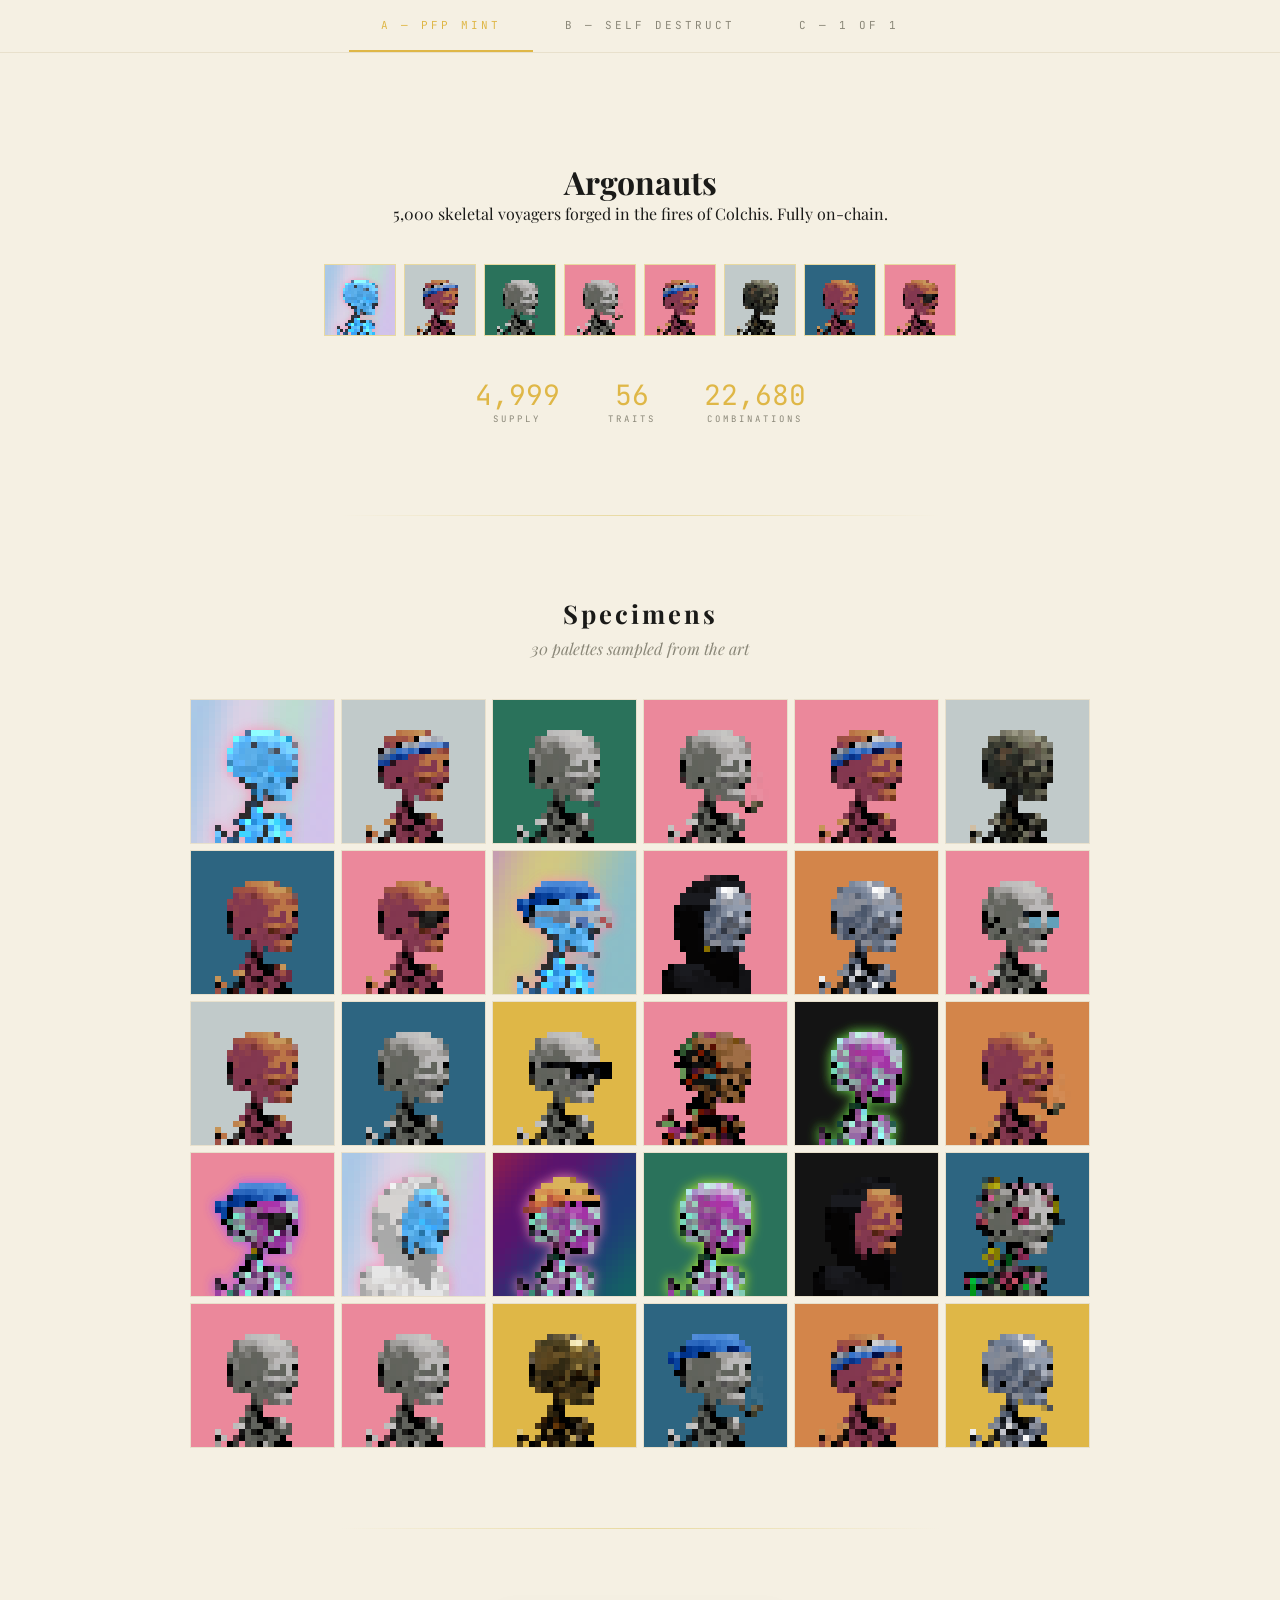
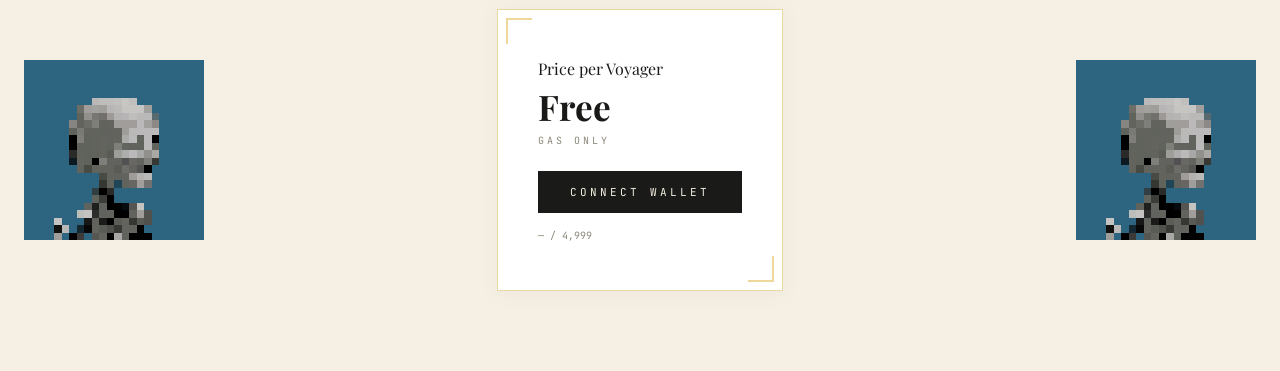
<file: options.html>
<!DOCTYPE html>
<html lang="en">
<head>
<meta charset="UTF-8">
<meta name="viewport" content="width=device-width, initial-scale=1.0">
<title>Argonauts — Choose Your Path</title>
<link href="https://fonts.googleapis.com/css2?family=Playfair+Display:ital,wght@0,400;0,700;1,400&family=JetBrains+Mono:wght@300;400&display=swap" rel="stylesheet">
<style>
:root {
  --ink:#1a1a18; --ink-faint:#8a8778; --gold:#dfb747; --gold-pale:#e8d9a0;
  --parchment:#f5f0e3; --parchment-deep:#e8e0cc; --void:#0a0a0a;
}
* { margin:0; padding:0; box-sizing:border-box; }
body {
  font-family:'Playfair Display', serif;
  background:var(--parchment);
  color:var(--ink);
  overflow-x:hidden;
}

/* ═══ PATH SELECTOR ═══ */
.path-selector {
  position:fixed; top:0; left:0; right:0; z-index:100;
  background:rgba(245,240,227,0.95);
  backdrop-filter:blur(10px);
  border-bottom:1px solid var(--parchment-deep);
  display:flex; justify-content:center; gap:0;
}
.path-tab {
  padding:18px 32px;
  font-family:'JetBrains Mono', monospace;
  font-size:11px; font-weight:400;
  letter-spacing:3px; text-transform:uppercase;
  color:var(--ink-faint);
  cursor:pointer;
  border-bottom:2px solid transparent;
  transition:all 0.3s;
}
.path-tab:hover { color:var(--ink); }
.path-tab.active { color:var(--gold); border-bottom-color:var(--gold); }

/* ═══ PATH PANELS ═══ */
.path-panel { display:none; padding-top:60px; min-height:100vh; }
.path-panel.active { display:block; }

/* ═══ SHARED STYLES ═══ */
.section { padding:80px 24px; text-align:center; }
.section h1 {
  font-size:2.8em; font-weight:700; letter-spacing:6px;
  text-transform:uppercase; margin-bottom:12px;
}
.section h2 {
  font-size:1.6em; font-weight:700; letter-spacing:3px;
  margin-bottom:8px;
}
.section .subtitle {
  font-style:italic; color:var(--ink-faint); font-size:1em;
  margin-bottom:40px; max-width:600px; margin-left:auto; margin-right:auto;
}
.section .label {
  font-family:'JetBrains Mono', monospace; font-size:10px;
  letter-spacing:4px; text-transform:uppercase; color:var(--ink-faint);
  margin-bottom:4px;
}
.grid {
  display:grid; gap:6px; max-width:900px; margin:0 auto;
}
.grid img {
  width:100%; height:100%; display:block; object-fit:contain;
  image-rendering:pixelated; -webkit-image-rendering:pixelated;
  image-rendering:crisp-edges;
}
.gold-divider {
  height:1px; background:linear-gradient(90deg,transparent,var(--gold-pale),transparent);
  margin:0 auto; max-width:600px;
}
.mint-card-demo {
  background:white; border:1px solid var(--gold-pale); padding:48px 40px;
  max-width:400px; margin:0 auto; position:relative;
  box-shadow:0 2px 24px rgba(0,0,0,0.04);
}
.mint-card-demo::before, .mint-card-demo::after {
  content:''; position:absolute; width:24px; height:24px;
  border-color:var(--gold); border-style:solid; opacity:0.55;
}
.mint-card-demo::before { top:8px; left:8px; border-width:2px 0 0 2px; }
.mint-card-demo::after { bottom:8px; right:8px; border-width:0 2px 2px 0; }
.btn-demo {
  font-family:'JetBrains Mono', monospace; font-size:11px;
  letter-spacing:3px; text-transform:uppercase; padding:14px 32px;
  background:var(--ink); color:var(--parchment); border:none; cursor:pointer;
  transition:all 0.3s;
}
.btn-demo:hover { background:var(--gold); color:var(--ink); }

/* ═══ OPTION A: PFP MINT ═══ */
.pfp-hero { padding:100px 24px 60px; text-align:center; }
.pfp-hero .hero-grid {
  display:flex; justify-content:center; gap:8px; margin:40px 0;
}
.pfp-hero .hero-grid img { width:72px; height:72px; border:1px solid var(--gold-pale); }
.pfp-stats {
  display:flex; justify-content:center; gap:48px; margin:30px 0;
}
.pfp-stats .stat { text-align:center; }
.pfp-stats .stat-num {
  font-family:'JetBrains Mono', monospace; font-size:28px; color:var(--gold);
}
.pfp-stats .stat-label {
  font-family:'JetBrains Mono', monospace; font-size:9px;
  letter-spacing:3px; text-transform:uppercase; color:var(--ink-faint);
}
.pfp-claim { display:flex; justify-content:center; align-items:center; gap:40px; padding:80px 24px; }
.pfp-shuffle {
  width:180px; height:180px; overflow:hidden; flex-shrink:0;
}
.pfp-shuffle img { width:100%; height:100%; image-rendering:pixelated; }

/* ═══ OPTION B: SELF DESTRUCT ═══ */
#pathB { background:var(--void); color:#e0ddd0; }
#pathB .path-phase { padding:80px 24px; text-align:center; }
#pathB h1 { color:#e0ddd0; }
#pathB h2 { color:#e0ddd0; }
#pathB .subtitle { color:#888; }
#pathB .label { color:#666; }
.phase-indicator {
  display:flex; justify-content:center; gap:0; margin:40px auto; max-width:700px;
}
.phase-dot {
  flex:1; text-align:center; position:relative; padding:20px 0;
}
.phase-dot::before {
  content:''; display:block; width:12px; height:12px; border-radius:50%;
  background:#333; border:1px solid #555; margin:0 auto 8px;
}
.phase-dot.active::before { background:var(--gold); border-color:var(--gold); }
.phase-dot.done::before { background:#666; border-color:#888; }
.phase-dot .phase-name {
  font-family:'JetBrains Mono', monospace; font-size:9px;
  letter-spacing:2px; text-transform:uppercase; color:#666;
}
.phase-dot.active .phase-name { color:var(--gold); }
.phase-line {
  position:absolute; top:25px; left:50%; width:100%; height:1px; background:#333;
}
.countdown {
  font-family:'JetBrains Mono', monospace; font-size:3em;
  color:var(--gold); margin:20px 0;
}
.countdown-label {
  font-family:'JetBrains Mono', monospace; font-size:10px;
  letter-spacing:4px; text-transform:uppercase; color:#666;
}
.destruct-grid {
  display:grid; grid-template-columns:repeat(6,1fr); gap:4px;
  max-width:600px; margin:40px auto;
}
.destruct-grid img {
  width:100%; aspect-ratio:1; object-fit:contain;
  image-rendering:pixelated; display:block;
}
.destruct-grid.maxpain img { filter:saturate(0.3) brightness(0.8); }
.destruct-grid.void img { opacity:0.08; filter:saturate(0) brightness(0.3); }
.void-text {
  font-family:'JetBrains Mono', monospace; font-size:11px;
  letter-spacing:6px; text-transform:uppercase; color:#333;
  margin-top:40px;
}
#pathB .btn-demo { background:#222; color:#888; border:1px solid #333; }
#pathB .btn-demo:hover { background:var(--gold); color:var(--void); border-color:var(--gold); }
#pathB .btn-demo.danger { border-color:#661111; color:#aa3333; }
#pathB .btn-demo.danger:hover { background:#aa3333; color:white; border-color:#aa3333; }

/* Phase sim buttons */
.phase-controls {
  display:flex; justify-content:center; gap:12px; margin:30px 0;
}

/* ═══ OPTION C: 1-OF-1 ═══ */
.oneof-hero { padding:100px 24px 40px; text-align:center; }
.oneof-hero h1 { font-size:2em; letter-spacing:8px; }
.oneof-modes {
  display:flex; justify-content:center; gap:0; margin:40px 0;
  border:1px solid var(--parchment-deep);
  max-width:500px; margin-left:auto; margin-right:auto;
}
.oneof-mode {
  flex:1; padding:14px 20px; cursor:pointer;
  font-family:'JetBrains Mono', monospace; font-size:10px;
  letter-spacing:3px; text-transform:uppercase; color:var(--ink-faint);
  border-right:1px solid var(--parchment-deep);
  transition:all 0.3s;
}
.oneof-mode:last-child { border-right:none; }
.oneof-mode:hover { color:var(--ink); }
.oneof-mode.active { background:var(--ink); color:var(--parchment); }

.oneof-panel { display:none; padding:40px 24px; }
.oneof-panel.active { display:block; }

/* Generator mode */
.oneof-preview {
  width:320px; height:320px; margin:0 auto 30px;
  border:1px solid var(--gold-pale); position:relative;
  box-shadow:0 2px 24px rgba(0,0,0,0.04);
}
.oneof-preview img { width:100%; height:100%; image-rendering:pixelated; display:block; }

/* Exhibition mode */
.exhibition-wall {
  background:#111; padding:60px 40px; min-height:500px;
}
.exhibition-grid {
  display:grid; grid-template-columns:repeat(5,1fr); gap:20px;
  max-width:900px; margin:0 auto;
}
.exhibition-frame {
  background:#1a1a1a; padding:8px; border:1px solid #222;
  box-shadow:0 4px 20px rgba(0,0,0,0.4);
}
.exhibition-frame img {
  width:100%; aspect-ratio:1; object-fit:contain;
  image-rendering:pixelated; display:block;
}

/* Batch mode */
.oneof-batch-grid {
  display:grid; grid-template-columns:repeat(4,1fr); gap:6px;
  max-width:720px; margin:30px auto;
}
.oneof-batch-grid img {
  width:100%; aspect-ratio:1; object-fit:contain;
  image-rendering:pixelated; display:block;
  border:1px solid var(--parchment-deep);
}

/* Tag line */
.concept-tag {
  font-family:'JetBrains Mono', monospace; font-size:10px;
  letter-spacing:4px; text-transform:uppercase; color:var(--ink-faint);
  margin:20px 0 40px;
}

@media (max-width:768px) {
  .path-tab { padding:14px 16px; font-size:9px; letter-spacing:2px; }
  .section h1 { font-size:1.8em; }
  .exhibition-grid { grid-template-columns:repeat(3,1fr); }
  .destruct-grid { grid-template-columns:repeat(4,1fr); }
  .pfp-claim { flex-direction:column; }
  .pfp-shuffle { width:120px; height:120px; }
}
</style>
</head>
<body>

<!-- ═══ TAB SELECTOR ═══ -->
<div class="path-selector">
  <div class="path-tab active" onclick="showPath('A')">A &mdash; PFP Mint</div>
  <div class="path-tab" onclick="showPath('B')">B &mdash; Self Destruct</div>
  <div class="path-tab" onclick="showPath('C')">C &mdash; 1 of 1</div>
</div>

<!-- ═══════════════════════════════════════════════════ -->
<!-- OPTION A: FULL PFP MINT -->
<!-- ═══════════════════════════════════════════════════ -->
<div id="pathA" class="path-panel active">

  <div class="pfp-hero">
    <h1>Argonauts</h1>
    <div class="subtitle">5,000 skeletal voyagers forged in the fires of Colchis. Fully on-chain.</div>
    <div class="hero-grid" id="heroGridA"></div>
    <div class="pfp-stats">
      <div class="stat"><div class="stat-num">4,999</div><div class="stat-label">Supply</div></div>
      <div class="stat"><div class="stat-num">56</div><div class="stat-label">Traits</div></div>
      <div class="stat"><div class="stat-num">22,680</div><div class="stat-label">Combinations</div></div>
    </div>
  </div>

  <div class="gold-divider"></div>

  <div class="section">
    <h2>Specimens</h2>
    <div class="subtitle">30 palettes sampled from the art</div>
    <div class="grid" id="specimenGridA" style="grid-template-columns:repeat(6,1fr);"></div>
  </div>

  <div class="gold-divider"></div>

  <div class="pfp-claim">
    <div class="pfp-shuffle"><img id="shuffleA1" src=""></div>
    <div class="mint-card-demo">
      <div class="label">Price per Voyager</div>
      <div style="font-size:2.2em;font-weight:700;margin:4px 0;">Free</div>
      <div style="font-family:'JetBrains Mono',monospace;font-size:10px;color:var(--ink-faint);letter-spacing:3px;margin-bottom:24px;">GAS ONLY</div>
      <button class="btn-demo">Connect Wallet</button>
      <div style="margin-top:16px;font-family:'JetBrains Mono',monospace;font-size:10px;color:var(--ink-faint);">&mdash; / 4,999</div>
    </div>
    <div class="pfp-shuffle"><img id="shuffleA2" src=""></div>
  </div>

</div>

<!-- ═══════════════════════════════════════════════════ -->
<!-- OPTION B: SELF DESTRUCT -->
<!-- ═══════════════════════════════════════════════════ -->
<div id="pathB" class="path-panel">

  <div class="path-phase" style="padding-top:100px;">
    <div class="label" style="color:#666;">Performance Art by a.c.k.</div>
    <h1 style="margin:12px 0;">Argonauts</h1>
    <div class="subtitle">A fleeting on-chain existence</div>

    <div class="phase-indicator">
      <div class="phase-dot" id="phDormant"><div class="phase-line"></div><div class="phase-name">Dormant</div></div>
      <div class="phase-dot active" id="phLive"><div class="phase-line"></div><div class="phase-name">Live</div></div>
      <div class="phase-dot" id="phMaxPain"><div class="phase-line"></div><div class="phase-name">Max Pain</div></div>
      <div class="phase-dot" id="phVoid"><div class="phase-name">Void</div></div>
    </div>

    <div class="phase-controls">
      <button class="btn-demo" onclick="simPhase('live')">Simulate Live</button>
      <button class="btn-demo" onclick="simPhase('maxpain')">Simulate Max Pain</button>
      <button class="btn-demo danger" onclick="simPhase('void')">Simulate Void</button>
    </div>
  </div>

  <!-- LIVE STATE -->
  <div id="bLive" class="path-phase">
    <div class="countdown" id="countdownTimer">2:59:47</div>
    <div class="countdown-label">Until Destruction</div>
    <div class="subtitle" style="margin-top:20px;">Soulbound. Non-transferable. 3 hours of life.</div>
    <div class="destruct-grid" id="liveGrid"></div>
  </div>

  <!-- MAX PAIN STATE (hidden initially) -->
  <div id="bMaxPain" class="path-phase" style="display:none;">
    <h2 style="color:var(--gold);margin-bottom:8px;">Max Pain v3</h2>
    <div class="subtitle">The Argonauts are dead. What remains is Max Pain.</div>
    <div class="destruct-grid maxpain" id="maxpainGrid"></div>
    <div style="margin-top:30px;">
      <button class="btn-demo danger" onclick="simPhase('void')">Trigger Void</button>
    </div>
  </div>

  <!-- VOID STATE (hidden initially) -->
  <div id="bVoid" class="path-phase" style="display:none;">
    <div class="void-text">All trait data erased from contract storage</div>
    <div class="destruct-grid void" id="voidGrid"></div>
    <div class="void-text" style="margin-top:40px;color:#222;">
      tokenURI returns nothing<br><br>
      The art existed at block 19,847,231<br>
      It died at block 19,848,112<br><br>
      <span style="color:#333;">That is the piece.</span>
    </div>
  </div>

</div>

<!-- ═══════════════════════════════════════════════════ -->
<!-- OPTION C: 1-OF-1 CONCEPT PIECE -->
<!-- ═══════════════════════════════════════════════════ -->
<div id="pathC" class="path-panel">

  <div class="oneof-hero">
    <div class="label">1 of 1 Concept Piece</div>
    <h1>Argonauts</h1>
    <div class="concept-tag">A generative art machine &mdash; 22,680 unique compositions on-chain</div>
    <div class="subtitle">The buyer owns the system: the contract, the renderer, the generator, the exhibition. Not a single image &mdash; a living artwork.</div>
  </div>

  <div class="oneof-modes">
    <div class="oneof-mode active" onclick="showOneofMode('generator')">Generator</div>
    <div class="oneof-mode" onclick="showOneofMode('exhibition')">Exhibition</div>
    <div class="oneof-mode" onclick="showOneofMode('batch')">Batch</div>
  </div>

  <!-- Generator Mode -->
  <div id="oneofGenerator" class="oneof-panel active">
    <div style="text-align:center;">
      <div class="oneof-preview"><img id="oneofPreview" src=""></div>
      <div style="display:flex;justify-content:center;gap:12px;">
        <button class="btn-demo" onclick="randomOneof()">Render</button>
        <button class="btn-demo" onclick="randomOneof()">Random</button>
      </div>
    </div>
  </div>

  <!-- Exhibition Mode -->
  <div id="oneofExhibition" class="oneof-panel">
    <div class="exhibition-wall">
      <div class="exhibition-grid" id="exhibitionGrid"></div>
    </div>
  </div>

  <!-- Batch Mode -->
  <div id="oneofBatch" class="oneof-panel" style="text-align:center;">
    <h2>Batch Render</h2>
    <div class="subtitle">Generate and preview multiple compositions at once</div>
    <div style="display:flex;justify-content:center;gap:12px;margin-bottom:20px;">
      <button class="btn-demo" onclick="batchOneof(6)">Render 6</button>
      <button class="btn-demo" onclick="batchOneof(12)">Render 12</button>
      <button class="btn-demo" onclick="batchOneof(24)">Render 24</button>
    </div>
    <div class="oneof-batch-grid" id="oneofBatchGrid"></div>
  </div>

</div>

<!-- ═══ SCRIPTS ═══ -->
<script src="specimen_data.js"></script>
<script>
// ── Helpers ──
function svgSrc(b64) { return 'data:image/svg+xml;base64,' + b64; }
function rand(arr) { return arr[Math.floor(Math.random() * arr.length)]; }

// ── Path switching ──
function showPath(id) {
  document.querySelectorAll('.path-panel').forEach(p => p.classList.remove('active'));
  document.querySelectorAll('.path-tab').forEach(t => t.classList.remove('active'));
  document.getElementById('path' + id).classList.add('active');
  document.querySelectorAll('.path-tab')[{A:0,B:1,C:2}[id]].classList.add('active');
}

// ══════════════════════════════════════
// OPTION A: PFP MINT
// ══════════════════════════════════════
function initPathA() {
  if (!window.SPECIMEN_DATA || !SPECIMEN_DATA.length) return;

  // Hero grid — 8 specimens
  var hero = document.getElementById('heroGridA');
  for (var i = 0; i < 8; i++) {
    var img = document.createElement('img');
    img.src = svgSrc(SPECIMEN_DATA[i].svg);
    hero.appendChild(img);
  }

  // Specimen grid — all 30
  var grid = document.getElementById('specimenGridA');
  SPECIMEN_DATA.forEach(function(s) {
    var img = document.createElement('img');
    img.src = svgSrc(s.svg);
    img.style.cssText = 'border:1px solid var(--parchment-deep);aspect-ratio:1;';
    grid.appendChild(img);
  });

  // Shuffling boxes
  var s1 = document.getElementById('shuffleA1');
  var s2 = document.getElementById('shuffleA2');
  s1.src = svgSrc(rand(SPECIMEN_DATA).svg);
  s2.src = svgSrc(rand(SPECIMEN_DATA).svg);
  setInterval(function() { s1.src = svgSrc(rand(SPECIMEN_DATA).svg); }, 2500);
  setInterval(function() { s2.src = svgSrc(rand(SPECIMEN_DATA).svg); }, 3200);
}

// ══════════════════════════════════════
// OPTION B: SELF DESTRUCT
// ══════════════════════════════════════
var bPhase = 'live';

function initPathB() {
  if (!window.SPECIMEN_DATA || !SPECIMEN_DATA.length) return;
  fillDestructGrid('liveGrid', false);
  fillDestructGrid('maxpainGrid', false);
  fillDestructGrid('voidGrid', false);
  startCountdown();
}

function fillDestructGrid(id, useMaxPain) {
  var grid = document.getElementById(id);
  grid.innerHTML = '';
  // Show 18 specimens (3 per wallet * 6 wallets)
  for (var i = 0; i < 18; i++) {
    var img = document.createElement('img');
    img.src = svgSrc(SPECIMEN_DATA[i % SPECIMEN_DATA.length].svg);
    grid.appendChild(img);
  }
}

function simPhase(phase) {
  bPhase = phase;

  // Update phase dots
  document.querySelectorAll('.phase-dot').forEach(function(d) { d.className = 'phase-dot'; });
  if (phase === 'live') {
    document.getElementById('phLive').classList.add('active');
    document.getElementById('phDormant').classList.add('done');
  } else if (phase === 'maxpain') {
    document.getElementById('phLive').classList.add('done');
    document.getElementById('phDormant').classList.add('done');
    document.getElementById('phMaxPain').classList.add('active');
  } else if (phase === 'void') {
    document.getElementById('phLive').classList.add('done');
    document.getElementById('phDormant').classList.add('done');
    document.getElementById('phMaxPain').classList.add('done');
    document.getElementById('phVoid').classList.add('active');
  }

  // Show/hide sections
  document.getElementById('bLive').style.display = phase === 'live' ? 'block' : 'none';
  document.getElementById('bMaxPain').style.display = phase === 'maxpain' ? 'block' : 'none';
  document.getElementById('bVoid').style.display = phase === 'void' ? 'block' : 'none';
}

function startCountdown() {
  var seconds = 3 * 60 * 60 - 13; // 2:59:47
  var el = document.getElementById('countdownTimer');
  setInterval(function() {
    seconds--;
    if (seconds < 0) seconds = 0;
    var h = Math.floor(seconds / 3600);
    var m = Math.floor((seconds % 3600) / 60);
    var s = seconds % 60;
    el.textContent = h + ':' + (m < 10 ? '0' : '') + m + ':' + (s < 10 ? '0' : '') + s;
  }, 1000);
}

// ══════════════════════════════════════
// OPTION C: 1-OF-1
// ══════════════════════════════════════
function initPathC() {
  if (!window.SPECIMEN_DATA || !SPECIMEN_DATA.length) return;
  randomOneof();
  fillExhibition();
  batchOneof(12);
}

function showOneofMode(mode) {
  document.querySelectorAll('.oneof-mode').forEach(function(m) { m.classList.remove('active'); });
  document.querySelectorAll('.oneof-panel').forEach(function(p) { p.classList.remove('active'); });

  if (mode === 'generator') {
    document.querySelectorAll('.oneof-mode')[0].classList.add('active');
    document.getElementById('oneofGenerator').classList.add('active');
  } else if (mode === 'exhibition') {
    document.querySelectorAll('.oneof-mode')[1].classList.add('active');
    document.getElementById('oneofExhibition').classList.add('active');
  } else {
    document.querySelectorAll('.oneof-mode')[2].classList.add('active');
    document.getElementById('oneofBatch').classList.add('active');
  }
}

function randomOneof() {
  document.getElementById('oneofPreview').src = svgSrc(rand(SPECIMEN_DATA).svg);
}

function fillExhibition() {
  var grid = document.getElementById('exhibitionGrid');
  grid.innerHTML = '';
  // 10 framed pieces
  for (var i = 0; i < 10; i++) {
    var frame = document.createElement('div');
    frame.className = 'exhibition-frame';
    var img = document.createElement('img');
    img.src = svgSrc(SPECIMEN_DATA[i % SPECIMEN_DATA.length].svg);
    frame.appendChild(img);
    grid.appendChild(frame);
  }
  // Slowly cycle
  setInterval(function() {
    var frames = grid.querySelectorAll('img');
    var idx = Math.floor(Math.random() * frames.length);
    frames[idx].src = svgSrc(rand(SPECIMEN_DATA).svg);
  }, 3000);
}

function batchOneof(count) {
  var grid = document.getElementById('oneofBatchGrid');
  grid.innerHTML = '';
  var cols = count <= 6 ? 3 : count <= 12 ? 4 : 6;
  grid.style.gridTemplateColumns = 'repeat(' + cols + ', 1fr)';
  for (var i = 0; i < count; i++) {
    var img = document.createElement('img');
    img.src = svgSrc(rand(SPECIMEN_DATA).svg);
    grid.appendChild(img);
  }
}

// ── Init all ──
initPathA();
initPathB();
initPathC();
</script>
</body>
</html>
</file>
<file: generator_embed.css>
/* ═══════════════════════════════════════════════════════════════
   GENERATOR EMBED — full-screen overlay version of generator.html
   Loaded by oneofone_full.html and exhibition.html
   All rules namespaced under .gen-overlay to avoid host-page bleed.
   ═══════════════════════════════════════════════════════════════ */

.gen-overlay {
  position:fixed;
  inset:0;
  background:var(--parchment, #f0e8d8);
  z-index:200;
  display:none;
  overflow-y:auto;
  overflow-x:hidden;

  /* Local vars (some host pages don't define every shade) */
  --ink-light: #3d352a;
  --ink-mid: #6b5d4d;
  --gold-dark: #be8c25;
  --gold-light: #f0d06a;
  --gold-pale: #f5e6b8;
}
.gen-overlay.show { display:block; }

.gen-overlay * { box-sizing:border-box; }

/* ═══ NAV ═══ */
.gen-overlay .gen-nav {
  position:sticky;
  top:0;
  padding: 14px 40px;
  display:flex;
  justify-content:space-between;
  align-items:center;
  background: rgba(240,232,216,0.92);
  backdrop-filter: blur(16px);
  border-bottom: 1px solid var(--gold-pale);
  z-index:5;
}
.gen-overlay .gen-nav-brand {
  display:flex;
  align-items:center;
  gap:12px;
}
.gen-overlay .gen-nav-brand img { height:32px; opacity:0.8; }
.gen-overlay .gen-nav-brand span {
  font-family:'Playfair Display', serif;
  font-weight:400;
  font-size:16px;
  letter-spacing:6px;
  text-transform:uppercase;
  color:var(--ink-light);
}
.gen-overlay .gen-nav-close {
  background:rgba(223,183,71,0.10);
  border:1px solid var(--gold);
  color:var(--ink);
  font-family:'JetBrains Mono', monospace;
  font-size:12px;
  font-weight:600;
  letter-spacing:3px;
  text-transform:uppercase;
  padding:12px 26px;
  cursor:pointer;
  transition:all 0.25s;
  box-shadow:0 0 18px rgba(223,183,71,0.18);
}
.gen-overlay .gen-nav-close:hover {
  background:rgba(223,183,71,0.22);
  box-shadow:0 0 28px rgba(223,183,71,0.32);
  transform:translateX(-2px);
}

/* Floating fixed close button — always visible top-right of viewport */
.gen-overlay .gen-fixed-close {
  position:fixed;
  top:18px;
  right:18px;
  z-index:300;
  background:rgba(20,18,15,0.78);
  color:#f5f0e3;
  border:1px solid var(--gold);
  font-family:'JetBrains Mono', monospace;
  font-size:11px;
  font-weight:600;
  letter-spacing:3px;
  text-transform:uppercase;
  padding:12px 22px;
  cursor:pointer;
  transition:all 0.25s;
  backdrop-filter:blur(8px);
  box-shadow:0 4px 22px rgba(0,0,0,0.35), 0 0 28px rgba(223,183,71,0.22);
}
.gen-overlay .gen-fixed-close:hover {
  background:rgba(223,183,71,0.18);
  color:#fff;
  box-shadow:0 4px 28px rgba(223,183,71,0.45);
}

/* ═══ HEADER ═══ */
.gen-overlay .gen-header {
  text-align:center;
  padding:40px 24px 24px;
}
.gen-overlay .gen-header h1 {
  font-family:'Playfair Display', serif;
  font-weight:800;
  font-size:clamp(32px, 5vw, 52px);
  color:var(--ink);
  letter-spacing:3px;
  text-transform:uppercase;
  margin-bottom:6px;
}
.gen-overlay .gen-sub {
  font-family:'Playfair Display', serif;
  font-style:italic;
  font-weight:400;
  font-size:16px;
  color:var(--ink-faint);
  letter-spacing:2px;
}
.gen-overlay .gen-stats {
  display:flex;
  justify-content:center;
  gap:40px;
  margin-top:20px;
  font-family:'JetBrains Mono', monospace;
  font-size:0.82em;
}
.gen-overlay .gen-stat-label {
  font-size:0.8em;
  color:var(--ink-faint);
  text-transform:uppercase;
  letter-spacing:1px;
  margin-bottom:2px;
}
.gen-overlay .gen-stat-value {
  color:var(--gold-dark);
  font-weight:600;
  font-size:1.15em;
}

/* ═══ MAIN LAYOUT ═══ */
.gen-overlay .gen-container {
  max-width:1260px;
  margin:0 auto;
  padding:24px 20px 60px;
}
.gen-overlay .gen-main {
  display:grid;
  grid-template-columns:1fr 1fr;
  gap:36px;
  align-items:start;
}

/* ═══ PREVIEW ═══ */
.gen-overlay .preview-col {
  display:flex;
  flex-direction:column;
  align-items:center;
}
.gen-overlay .preview-frame {
  position:relative;
  padding:4px;
  background: linear-gradient(135deg, rgba(223,183,71,0.35) 0%, rgba(200,180,140,0.1) 25%, rgba(223,183,71,0.2) 50%, rgba(200,180,140,0.1) 75%, rgba(223,183,71,0.35) 100%);
  margin-bottom:16px;
  box-shadow: 0 4px 30px rgba(0,0,0,0.06), 0 0 60px rgba(223,183,71,0.05);
}
.gen-overlay .preview-frame::before, .gen-overlay .preview-frame::after {
  content:'';
  position:absolute;
  width:16px; height:16px;
  border-color:var(--gold);
  border-style:solid;
  opacity:0.5;
}
.gen-overlay .preview-frame::before { top:-2px; left:-2px; border-width:2px 0 0 2px; }
.gen-overlay .preview-frame::after  { bottom:-2px; right:-2px; border-width:0 2px 2px 0; }
.gen-overlay .preview-inner {
  background: var(--parchment-dark, #e4d9c4);
  padding:6px;
}
.gen-overlay #genPreviewImg {
  display:block;
  image-rendering:pixelated;
  image-rendering:-moz-crisp-edges;
  image-rendering:crisp-edges;
  -webkit-image-rendering:pixelated;
  -ms-interpolation-mode:nearest-neighbor;
  width:480px;
  height:480px;
}

/* Trait readout */
.gen-overlay .traits-readout {
  width:100%;
  max-width:460px;
  border:1px solid var(--gold-pale);
  background:rgba(255,255,255,0.5);
  padding:14px 18px;
  margin-bottom:16px;
  font-family:'JetBrains Mono', monospace;
  font-size:0.8em;
}
.gen-overlay .trait-row {
  display:flex;
  gap:12px;
  margin-bottom:5px;
  padding-bottom:5px;
  border-bottom:1px solid var(--parchment-deep, #d8cab0);
}
.gen-overlay .trait-row:last-child { border-bottom:none; margin-bottom:0; padding-bottom:0; }
.gen-overlay .trait-label-r {
  color:var(--ink-faint);
  min-width:80px;
  font-weight:600;
  font-size:0.9em;
}
.gen-overlay .trait-value-r { color:var(--ink-mid); }

/* Buttons */
.gen-overlay .btn-group {
  display:flex;
  gap:10px;
  flex-wrap:wrap;
  justify-content:center;
}
.gen-overlay .gen-btn {
  padding:12px 24px;
  background:transparent;
  color:var(--ink-light);
  border:1px solid var(--parchment-deep, #d8cab0);
  font-family:'Playfair Display', serif;
  font-size:0.95em;
  font-weight:600;
  letter-spacing:3px;
  text-transform:uppercase;
  cursor:pointer;
  transition:all 0.3s;
}
.gen-overlay .gen-btn:hover {
  border-color:var(--gold);
  color:var(--gold-dark);
  background:rgba(223,183,71,0.06);
  box-shadow:0 0 20px rgba(223,183,71,0.06);
}
.gen-overlay .gen-btn:active { transform:scale(0.97); }
.gen-overlay .gen-btn.active {
  border-color:var(--gold);
  color:var(--gold-dark);
  background:rgba(223,183,71,0.1);
  box-shadow:0 0 16px rgba(223,183,71,0.08);
}

/* ═══ CONTROLS (trait selectors) ═══ */
.gen-overlay .controls-col {
  display:flex;
  flex-direction:column;
  gap:14px;
}
.gen-overlay .trait-selector {
  border:1px solid var(--parchment-deep, #d8cab0);
  background:rgba(255,255,255,0.35);
  padding:12px 14px;
}
.gen-overlay .trait-cat-title {
  color:var(--ink-mid);
  font-family:'Playfair Display', serif;
  font-weight:600;
  font-style:italic;
  margin-bottom:8px;
  font-size:1em;
  letter-spacing:1px;
}
.gen-overlay .trait-thumbs {
  display:grid;
  grid-template-columns:repeat(auto-fill, minmax(68px, 1fr));
  gap:6px;
}
.gen-overlay .trait-thumb {
  display:flex;
  flex-direction:column;
  align-items:center;
  cursor:pointer;
  transition:all 0.2s;
  padding:3px;
}
.gen-overlay .thumb-img {
  width:58px; height:58px;
  background:var(--parchment-dark, #e4d9c4);
  border:2px solid var(--parchment-deep, #d8cab0);
  display:flex;
  align-items:center;
  justify-content:center;
  margin-bottom:3px;
  transition:all 0.2s;
  image-rendering:pixelated;
  overflow:hidden;
}
.gen-overlay .thumb-img img {
  max-width:100%; max-height:100%;
  image-rendering:pixelated;
  image-rendering:crisp-edges;
}
.gen-overlay .thumb-label {
  font-family:'JetBrains Mono', monospace;
  font-size:0.6em;
  text-align:center;
  color:var(--ink-faint);
  word-break:break-word;
  width:100%;
}
.gen-overlay .trait-thumb:hover .thumb-img {
  border-color:var(--gold);
  box-shadow:0 0 8px rgba(223,183,71,0.1);
}
.gen-overlay .trait-thumb.selected .thumb-img {
  border:2px solid var(--gold);
  background:var(--gold-pale);
  box-shadow:0 0 12px rgba(223,183,71,0.12);
}
.gen-overlay .trait-thumb.selected .thumb-label { color:var(--gold-dark); }

/* ═══ CREW + BATCH MODES ═══ */
.gen-overlay #genCrewMode,
.gen-overlay #genBatchMode { display:none; padding-top:20px; }
.gen-overlay .crew-header,
.gen-overlay .batch-header { text-align:center; margin-bottom:28px; }
.gen-overlay .crew-header h2,
.gen-overlay .batch-header h2 {
  font-family:'Playfair Display', serif;
  font-weight:700;
  font-size:1.8em;
  color:var(--ink);
  letter-spacing:3px;
  margin-bottom:4px;
}
.gen-overlay .crew-sub,
.gen-overlay .batch-sub {
  font-style:italic;
  color:var(--ink-faint);
  font-size:0.9em;
  margin-bottom:16px;
}
.gen-overlay .crew-controls,
.gen-overlay .batch-controls {
  display:flex;
  justify-content:center;
  gap:12px;
  margin-bottom:24px;
  flex-wrap:wrap;
}
.gen-overlay .crew-grid {
  display:grid;
  grid-template-columns:repeat(4, 1fr);
  gap:8px;
  max-width:720px;
  margin:0 auto;
}
.gen-overlay .crew-item,
.gen-overlay .batch-item {
  aspect-ratio:1;
  border:1px solid var(--parchment-deep, #d8cab0);
  padding:0;
  background:rgba(255,255,255,0.35);
  cursor:pointer;
  transition:all 0.3s;
  overflow:hidden;
}
.gen-overlay .crew-item:hover,
.gen-overlay .batch-item:hover {
  border-color:var(--gold);
  box-shadow:0 0 20px rgba(223,183,71,0.08);
}
.gen-overlay .crew-item img,
.gen-overlay .batch-item img {
  width:100%; height:100%;
  display:block;
  object-fit:contain;
  image-rendering:pixelated;
  -webkit-image-rendering:pixelated;
}
.gen-overlay .batch-grid {
  display:grid;
  gap:8px;
  max-width:900px;
  margin:0 auto;
}
.gen-overlay .batch-grid.cols-6  { grid-template-columns:repeat(3, 1fr); max-width:540px; }
.gen-overlay .batch-grid.cols-12 { grid-template-columns:repeat(4, 1fr); max-width:720px; }
.gen-overlay .batch-grid.cols-24 { grid-template-columns:repeat(6, 1fr); max-width:900px; }
.gen-overlay .batch-download-all { margin-top:20px; text-align:center; }

/* ═══ GENERATE LAUNCH BUTTON (host page) ═══ */
.gen-launch-btn {
  position:fixed;
  bottom:24px;
  left:50%;
  transform:translateX(-50%);
  z-index:90;
  display:none;
  background:rgba(240,232,216,0.92);
  border:1px solid var(--gold);
  color:var(--gold-dark);
  font-family:'JetBrains Mono', monospace;
  font-size:11px;
  letter-spacing:4px;
  text-transform:uppercase;
  padding:14px 30px;
  cursor:pointer;
  transition:all 0.3s;
  backdrop-filter:blur(8px);
  box-shadow:0 4px 20px rgba(40,30,10,0.12);
}
.gen-launch-btn.show { display:block; }
.gen-launch-btn:hover {
  background:rgba(223,183,71,0.16);
  color:var(--ink);
  box-shadow:0 4px 28px rgba(223,183,71,0.25);
}
body.palette-dark .gen-launch-btn {
  background:rgba(20,18,15,0.78);
  border-color:rgba(240,232,216,0.18);
}

/* ═══ RESPONSIVE ═══ */
@media (max-width:1024px) {
  .gen-overlay .gen-main { grid-template-columns:1fr; }
  .gen-overlay #genPreviewImg { width:320px; height:320px; }
}
@media (max-width:768px) {
  .gen-overlay .gen-nav { padding:12px 16px; }
  .gen-overlay .gen-stats { flex-direction:column; gap:8px; }
  .gen-overlay .btn-group { flex-direction:column; }
  .gen-overlay .gen-btn { width:100%; }
  .gen-overlay .trait-thumbs { grid-template-columns:repeat(auto-fill, minmax(56px, 1fr)); }
  .gen-overlay #genPreviewImg { width:260px; height:260px; }
  .gen-overlay .crew-grid { grid-template-columns:repeat(3, 1fr); }
  .gen-overlay .batch-grid.cols-6  { grid-template-columns:repeat(2, 1fr); }
  .gen-overlay .batch-grid.cols-12 { grid-template-columns:repeat(3, 1fr); }
  .gen-overlay .batch-grid.cols-24 { grid-template-columns:repeat(4, 1fr); }
}
</file>
